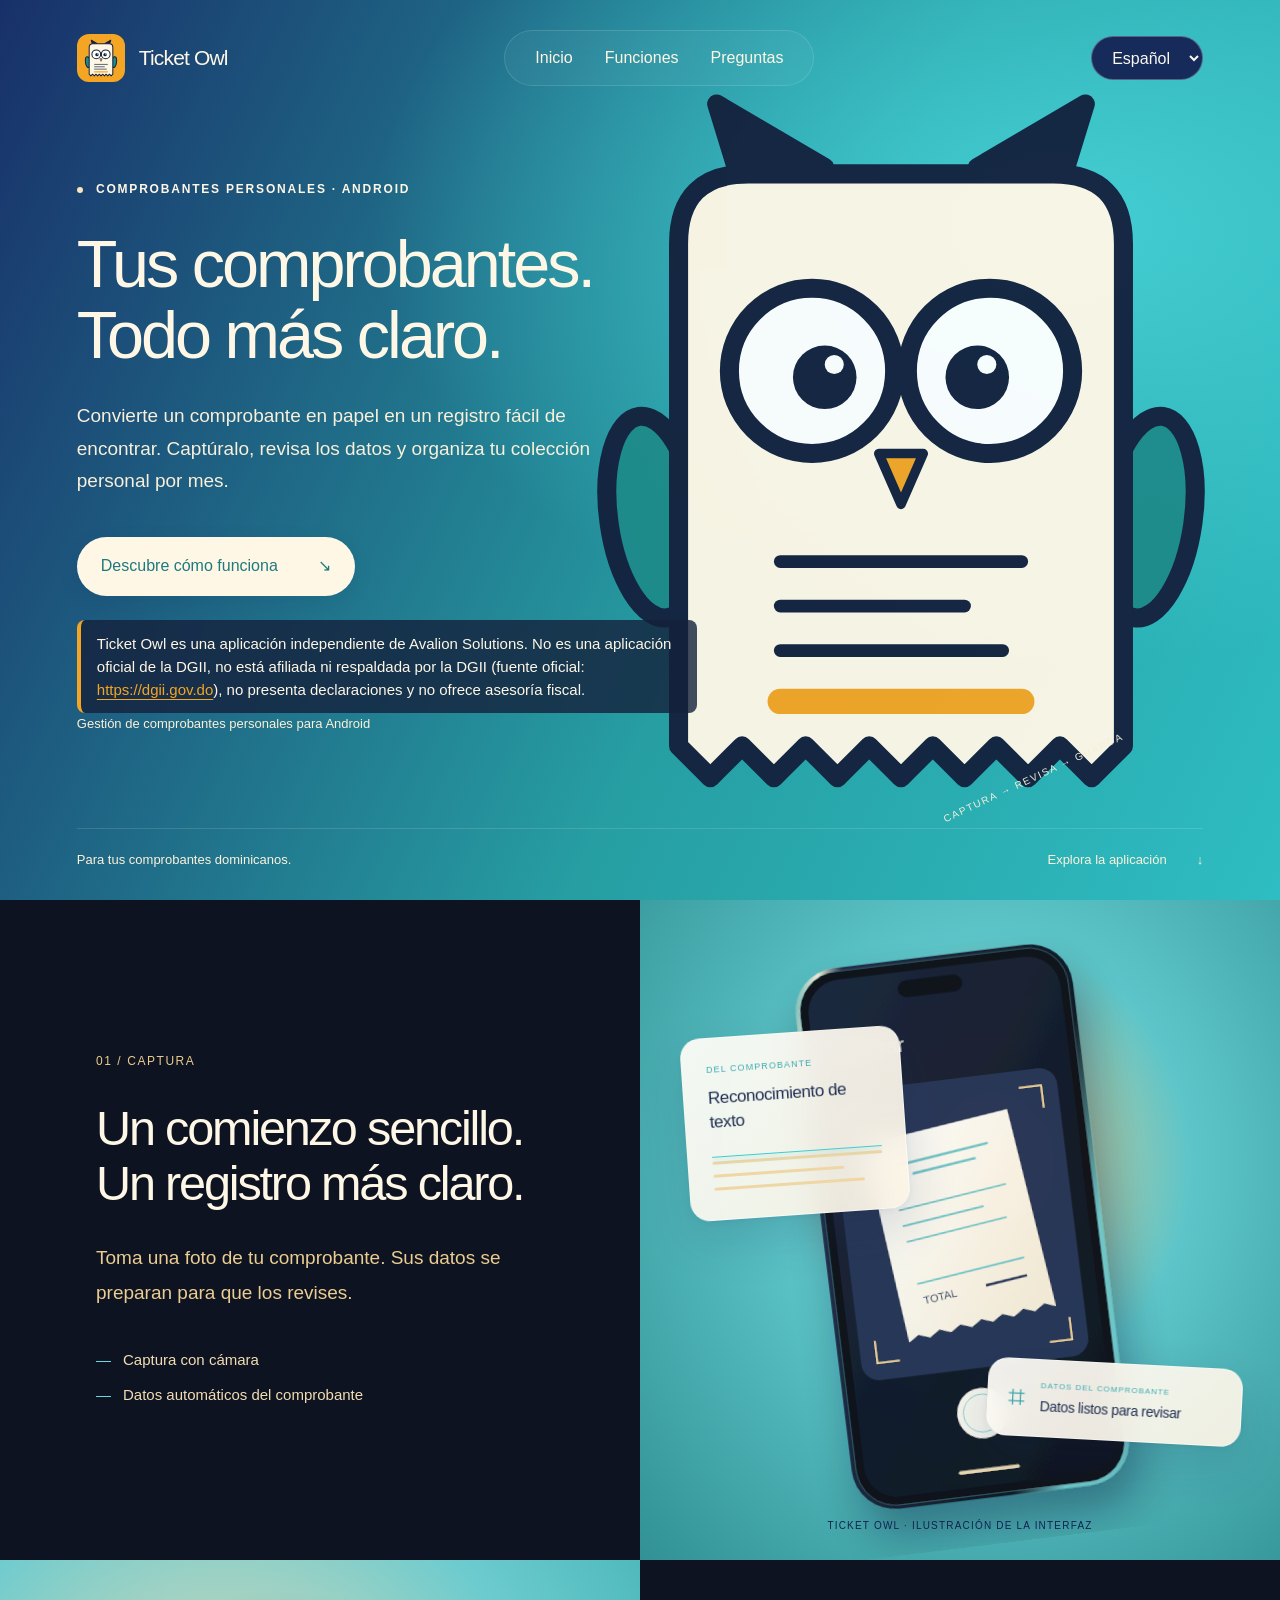
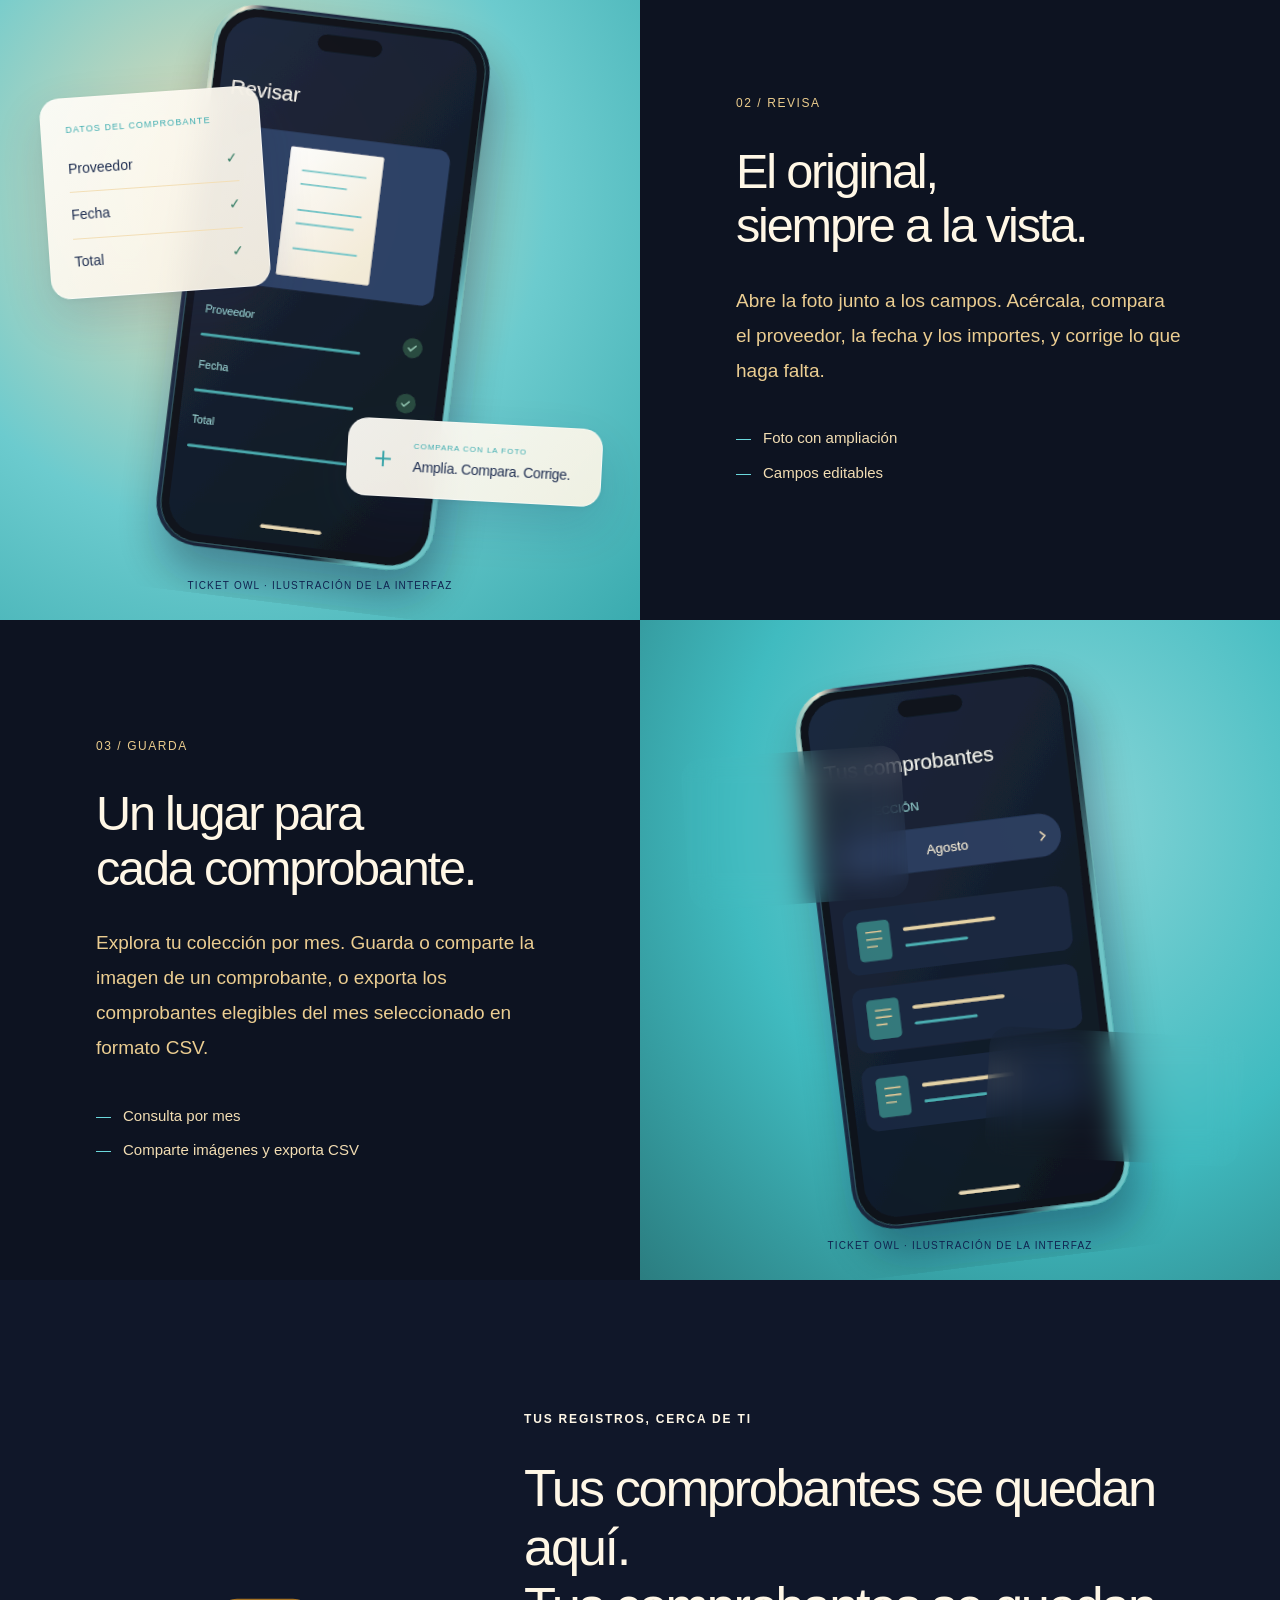
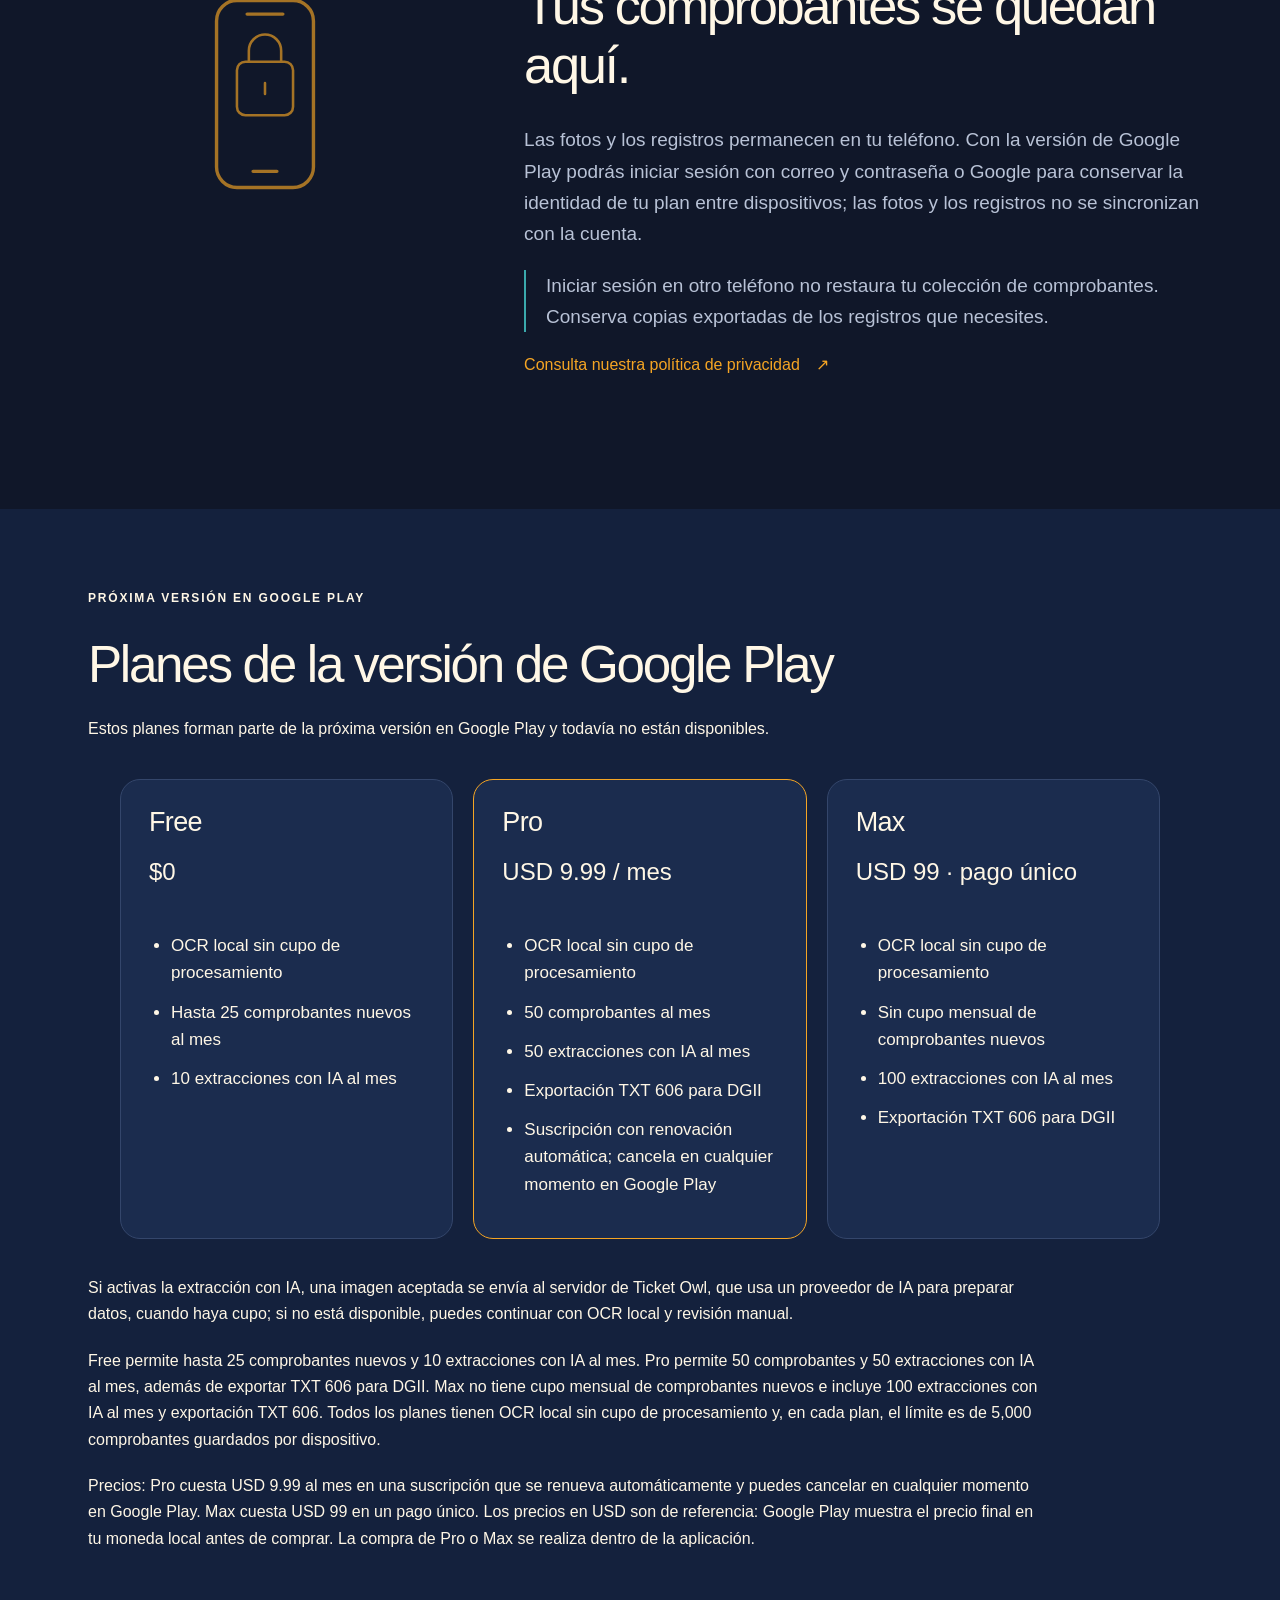
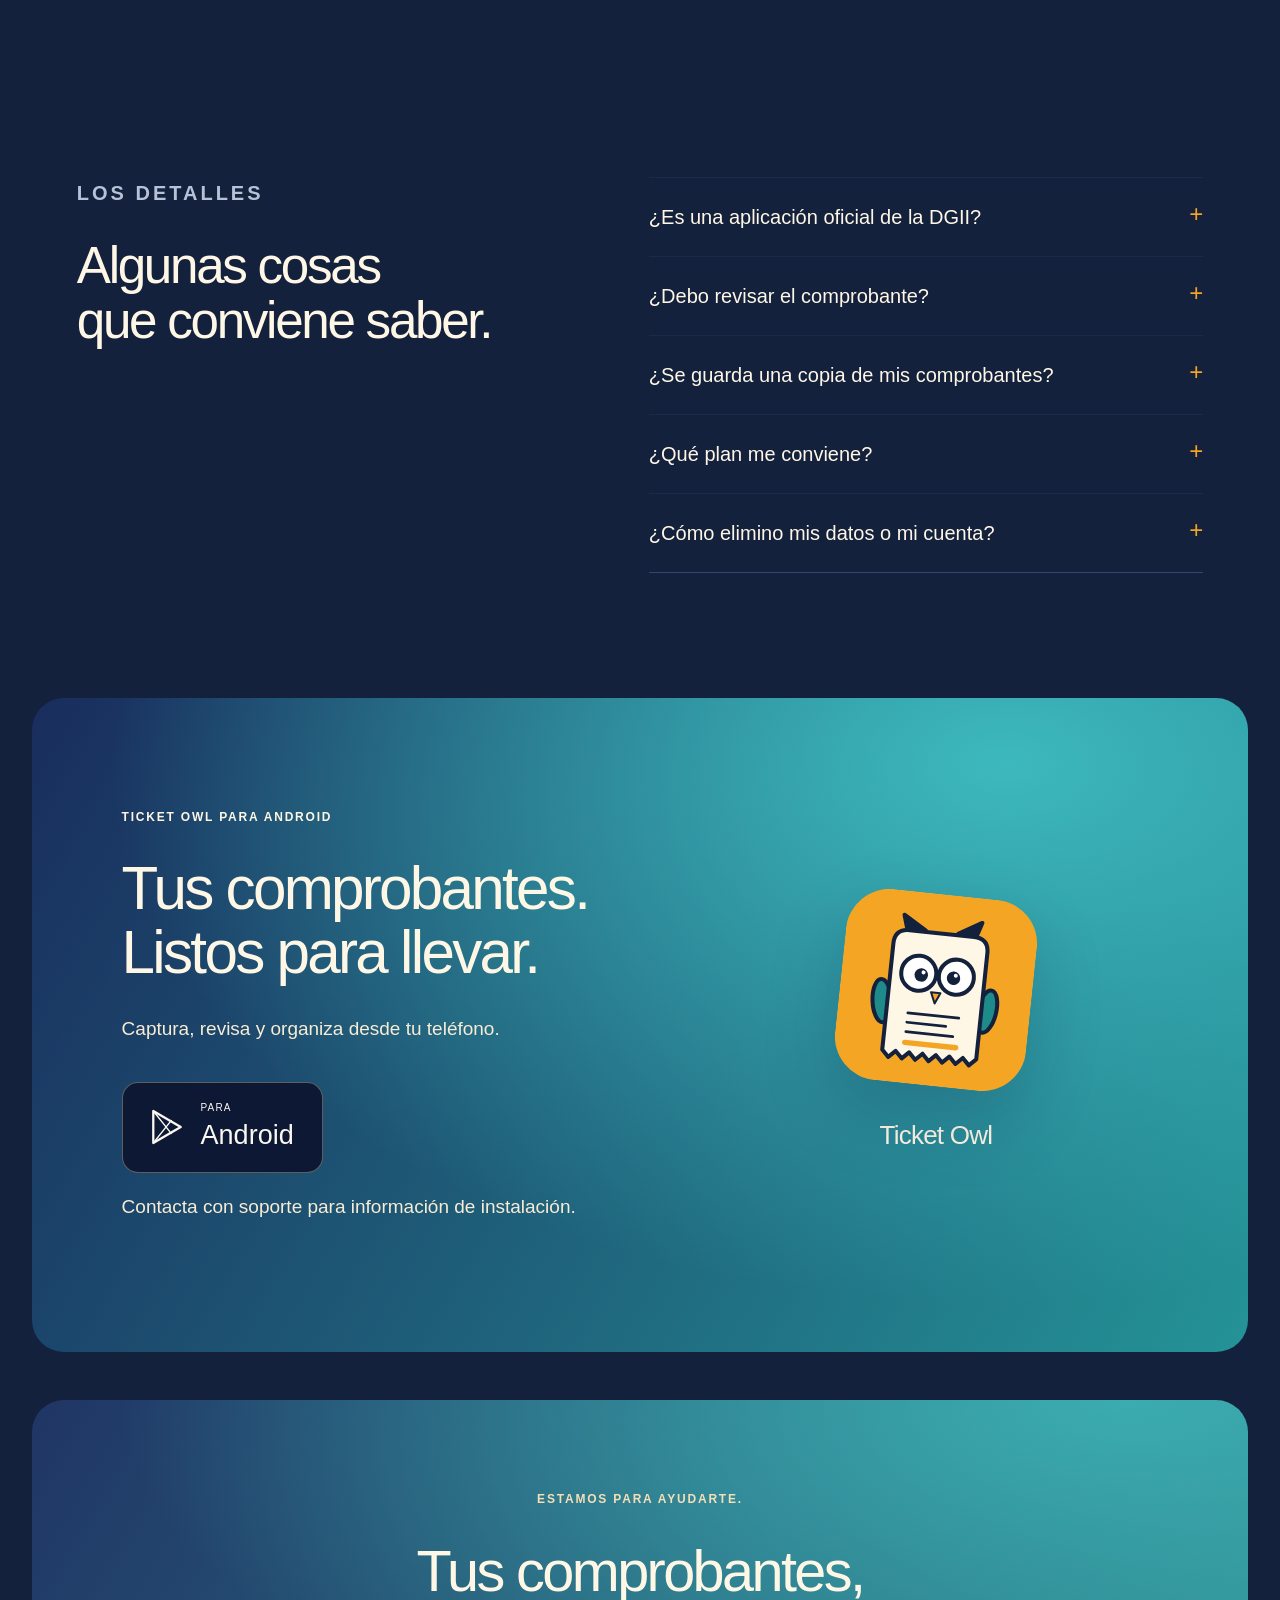
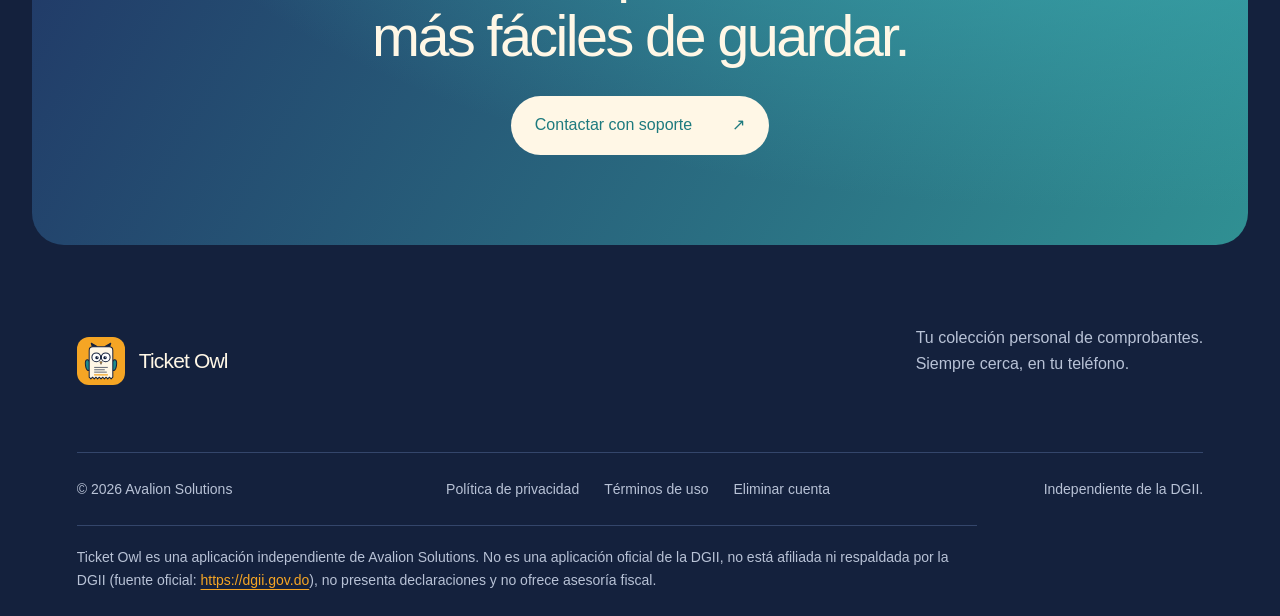
<file: index.html>
<!doctype html>
<html lang="es"><head><meta charset="utf-8"><meta name="viewport" content="width=device-width,initial-scale=1"><meta name="description" content="Captura, revisa y organiza tus comprobantes personales dominicanos con Ticket Owl para Android."><meta name="theme-color" content="#14213D"><title data-en>Tus comprobantes, más claros · Ticket Owl</title><link rel="icon" href="assets/favicon.svg" type="image/svg+xml"><link rel="stylesheet" href="styles.css?v=0.2.0"><link rel="canonical" href="https://app.avalion.com.do/"></head><body class=""><a class="skip" href="#main"><span data-en="Skip to content" data-es="Ir al contenido">Ir al contenido</span></a><header class="site-header"><a class="brand" href="index.html"><img class="brand-icon" src="assets/app-logo.svg" width="48" height="48" alt=""><span>Ticket Owl</span></a><nav aria-label="Navegación principal" data-label-es="Navegación principal" data-label-en="Main navigation"><a href="index.html#overview"><span data-en="Overview" data-es="Inicio">Inicio</span></a><a href="index.html#features"><span data-en="Features" data-es="Funciones">Funciones</span></a><a href="index.html#questions"><span data-en="FAQ" data-es="Preguntas">Preguntas</span></a></nav><label class="language-control"><span class="sr-only"><span data-en="Language" data-es="Idioma">Idioma</span></span><select aria-label="Idioma" id="language"><option value="es">Español</option><option value="en">English</option></select></label></header><main id="main"><section class="hero" id="overview"><div class="hero-copy"><p class="eyebrow"><span class="status-dot"></span> <span data-en="Personal receipts · Android" data-es="Comprobantes personales · Android">Comprobantes personales · Android</span></p><h1><span data-en="Your receipts." data-es="Tus comprobantes.">Tus comprobantes.</span><br><span data-en="In clear view." data-es="Todo más claro.">Todo más claro.</span></h1><p class="hero-description"><span data-en="Turn a paper receipt into a record you can find. Capture it, check the details, and keep your personal collection organized by month." data-es="Convierte un comprobante en papel en un registro fácil de encontrar. Captúralo, revisa los datos y organiza tu colección personal por mes.">Convierte un comprobante en papel en un registro fácil de encontrar. Captúralo, revisa los datos y organiza tu colección personal por mes.</span></p><div class="hero-actions"><a class="button button-light" href="#how-it-works"><span data-en="See how it works" data-es="Descubre cómo funciona">Descubre cómo funciona</span> <span aria-hidden="true">↘</span></a></div><p class="non-affiliation-top"><span data-en="Ticket Owl is an independent app by Avalion Solutions. It is not an official DGII app, is not affiliated with or endorsed by DGII (official source: " data-es="Ticket Owl es una aplicación independiente de Avalion Solutions. No es una aplicación oficial de la DGII, no está afiliada ni respaldada por la DGII (fuente oficial: ">Ticket Owl es una aplicación independiente de Avalion Solutions. No es una aplicación oficial de la DGII, no está afiliada ni respaldada por la DGII (fuente oficial: </span><a href="https://dgii.gov.do" rel="noopener">https://dgii.gov.do</a><span data-en="), does not file taxes, and does not provide tax advice." data-es="), no presenta declaraciones y no ofrece asesoría fiscal.">), no presenta declaraciones y no ofrece asesoría fiscal.</span></p><p class="release-note"><span data-en="Personal receipt management for Android" data-es="Gestión de comprobantes personales para Android">Gestión de comprobantes personales para Android</span></p></div><div class="hero-art"><img src="assets/owl-hero.svg" width="1000" height="1000" alt="Búho de Ticket Owl con forma de comprobante" data-alt-en="Ticket Owl mascot: an owl shaped like a receipt" data-alt-es="Búho de Ticket Owl con forma de comprobante"><span class="art-caption"><span data-en="Capture → Review → Keep" data-es="Captura → Revisa → Guarda">Captura → Revisa → Guarda</span></span></div><div class="hero-bottom"><span><span data-en="Made for Dominican receipts." data-es="Para tus comprobantes dominicanos.">Para tus comprobantes dominicanos.</span></span><a href="#features"><span data-en="Explore the app" data-es="Explora la aplicación">Explora la aplicación</span> <span aria-hidden="true">↓</span></a></div></section>
<div id="features"><div id="how-it-works"><section class="split-story " id="capture"><div class="story-copy"><p class="eyebrow"><span data-en="01 / Capture" data-es="01 / Captura">01 / Captura</span></p><h2><span data-en="A simpler start." data-es="Un comienzo sencillo.">Un comienzo sencillo.</span><br><span data-en="A clearer record." data-es="Un registro más claro.">Un registro más claro.</span></h2><p><span data-en="Take a photo of your receipt. Its details are prepared for your review." data-es="Toma una foto de tu comprobante. Sus datos se preparan para que los revises.">Toma una foto de tu comprobante. Sus datos se preparan para que los revises.</span></p><div class="story-details"><span><span data-en="Camera capture" data-es="Captura con cámara">Captura con cámara</span></span><span><span data-en="Automatic receipt details" data-es="Datos automáticos del comprobante">Datos automáticos del comprobante</span></span></div></div><div class="story-visual visual-capture"><div class="visual-scene"><img src="assets/capture-phone-es.svg" data-localized-art data-art-es="assets/capture-phone-es.svg" data-art-en="assets/capture-phone.svg" width="540" height="700" alt="Ilustración de la captura de un comprobante en un teléfono." data-alt-en="Illustration of the capture flow in a phone frame." data-alt-es="Ilustración de la captura de un comprobante en un teléfono." loading="lazy"><div class="data-layer layer-one"><span class="layer-label"><span data-en="FROM THE RECEIPT" data-es="DEL COMPROBANTE">DEL COMPROBANTE</span></span><strong><span data-en="Text recognition" data-es="Reconocimiento de texto">Reconocimiento de texto</span></strong><div class="scan-lines" aria-hidden="true"><i></i><i></i><i></i><b></b></div></div><div class="data-layer layer-two compact-layer"><span class="layer-icon" aria-hidden="true">⌗</span><div><span class="layer-label"><span data-en="RECEIPT DETAILS" data-es="DATOS DEL COMPROBANTE">DATOS DEL COMPROBANTE</span></span><strong><span data-en="Details, ready to review" data-es="Datos listos para revisar">Datos listos para revisar</span></strong></div></div></div><span class="visual-caption"><span data-en="Ticket Owl · Interface illustration" data-es="Ticket Owl · Ilustración de la interfaz">Ticket Owl · Ilustración de la interfaz</span></span></div></section><section class="split-story reverse" id="review"><div class="story-copy"><p class="eyebrow"><span data-en="02 / Review" data-es="02 / Revisa">02 / Revisa</span></p><h2><span data-en="The original," data-es="El original,">El original,</span><br><span data-en="always in view." data-es="siempre a la vista.">siempre a la vista.</span></h2><p><span data-en="Open the receipt photo alongside the fields. Zoom in, compare the supplier, date, and amounts, and correct anything that needs attention." data-es="Abre la foto junto a los campos. Acércala, compara el proveedor, la fecha y los importes, y corrige lo que haga falta.">Abre la foto junto a los campos. Acércala, compara el proveedor, la fecha y los importes, y corrige lo que haga falta.</span></p><div class="story-details"><span><span data-en="Zoomable receipt photo" data-es="Foto con ampliación">Foto con ampliación</span></span><span><span data-en="Editable receipt fields" data-es="Campos editables">Campos editables</span></span></div></div><div class="story-visual visual-review"><div class="visual-scene"><img src="assets/review-phone-es.svg" data-localized-art data-art-es="assets/review-phone-es.svg" data-art-en="assets/review-phone.svg" width="540" height="700" alt="Ilustración de la revisión de un comprobante en un teléfono." data-alt-en="Illustration of the review flow in a phone frame." data-alt-es="Ilustración de la revisión de un comprobante en un teléfono." loading="lazy"><div class="data-layer layer-one"><span class="layer-label"><span data-en="RECEIPT FIELDS" data-es="DATOS DEL COMPROBANTE">DATOS DEL COMPROBANTE</span></span><div class="field-row"><span><span data-en="Supplier" data-es="Proveedor">Proveedor</span></span><span class="field-check" aria-hidden="true">✓</span></div><div class="field-row"><span><span data-en="Date" data-es="Fecha">Fecha</span></span><span class="field-check" aria-hidden="true">✓</span></div><div class="field-row"><span>Total</span><span class="field-check" aria-hidden="true">✓</span></div></div><div class="data-layer layer-two compact-layer"><span class="layer-icon" aria-hidden="true">＋</span><div><span class="layer-label"><span data-en="PHOTO COMPARISON" data-es="COMPARA CON LA FOTO">COMPARA CON LA FOTO</span></span><strong><span data-en="Zoom. Compare. Correct." data-es="Amplía. Compara. Corrige.">Amplía. Compara. Corrige.</span></strong></div></div></div><span class="visual-caption"><span data-en="Ticket Owl · Interface illustration" data-es="Ticket Owl · Ilustración de la interfaz">Ticket Owl · Ilustración de la interfaz</span></span></div></section><section class="split-story " id="months"><div class="story-copy"><p class="eyebrow"><span data-en="03 / Keep" data-es="03 / Guarda">03 / Guarda</span></p><h2><span data-en="A place for" data-es="Un lugar para">Un lugar para</span><br><span data-en="every receipt." data-es="cada comprobante.">cada comprobante.</span></h2><p><span data-en="Browse your collection by month. Save or share a receipt image, or export eligible receipts from your selected month as CSV." data-es="Explora tu colección por mes. Guarda o comparte la imagen de un comprobante, o exporta los comprobantes elegibles del mes seleccionado en formato CSV.">Explora tu colección por mes. Guarda o comparte la imagen de un comprobante, o exporta los comprobantes elegibles del mes seleccionado en formato CSV.</span></p><div class="story-details"><span><span data-en="Monthly browsing" data-es="Consulta por mes">Consulta por mes</span></span><span><span data-en="Image sharing and CSV export" data-es="Comparte imágenes y exporta CSV">Comparte imágenes y exporta CSV</span></span></div></div><div class="story-visual visual-months"><div class="visual-scene"><img src="assets/months-phone-es.svg" data-localized-art data-art-es="assets/months-phone-es.svg" data-art-en="assets/months-phone.svg" width="540" height="700" alt="Ilustración de la colección mensual de comprobantes en un teléfono." data-alt-en="Illustration of the monthly collection flow in a phone frame." data-alt-es="Ilustración de la colección mensual de comprobantes en un teléfono." loading="lazy"><div class="data-layer layer-one"><span class="layer-label"><span data-en="YOUR COLLECTION" data-es="TU COLECCIÓN">TU COLECCIÓN</span></span><strong><span data-en="Month by month" data-es="Mes a mes">Mes a mes</span></strong><div class="month-parts" aria-hidden="true"><span>Jul</span><span class="selected-month"><span data-en="Aug" data-es="Ago">Ago</span></span><span>Sep</span></div></div><div class="data-layer layer-two"><span class="layer-label"><span data-en="KEEP WHAT YOU NEED" data-es="CONSERVA LO QUE NECESITAS">CONSERVA LO QUE NECESITAS</span></span><div class="export-parts"><span><span data-en="Receipt image" data-es="Imagen del comprobante">Imagen del comprobante</span> <b aria-hidden="true">↗</b></span><span><span data-en="Eligible records · CSV" data-es="Registros elegibles · CSV">Registros elegibles · CSV</span> <b aria-hidden="true">↓</b></span></div></div></div><span class="visual-caption"><span data-en="Ticket Owl · Interface illustration" data-es="Ticket Owl · Ilustración de la interfaz">Ticket Owl · Ilustración de la interfaz</span></span></div></section></div></div>
<section class="storage section"><div class="storage-symbol" aria-hidden="true"><svg viewbox="0 0 200 240" fill="none"><rect x="43" y="10" width="114" height="220" rx="24" stroke="currentColor" stroke-width="4"></rect><path d="M79 26h42M86 211h28" stroke="currentColor" stroke-width="4" stroke-linecap="round"></path><rect x="67" y="82" width="66" height="63" rx="10" stroke="currentColor" stroke-width="3"></rect><path d="M81 82V69a19 19 0 0 1 38 0v13m-19 25v13" stroke="currentColor" stroke-width="3" stroke-linecap="round"></path></svg></div><div><p class="eyebrow"><span data-en="Your records, close to you" data-es="Tus registros, cerca de ti">Tus registros, cerca de ti</span></p><h2><span data-en="Your receipts stay here." data-es="Tus comprobantes se quedan aquí.">Tus comprobantes se quedan aquí.</span><br><span data-en="Your receipts stay here." data-es="Tus comprobantes se quedan aquí.">Tus comprobantes se quedan aquí.</span></h2><p><span data-en="Receipt photos and records stay on your phone. With the Google Play release you can sign in with email and password or Google to keep your plan identity across devices; receipt photos and records do not sync to your account." data-es="Las fotos y los registros permanecen en tu teléfono. Con la versión de Google Play podrás iniciar sesión con correo y contraseña o Google para conservar la identidad de tu plan entre dispositivos; las fotos y los registros no se sincronizan con la cuenta.">Las fotos y los registros permanecen en tu teléfono. Con la versión de Google Play podrás iniciar sesión con correo y contraseña o Google para conservar la identidad de tu plan entre dispositivos; las fotos y los registros no se sincronizan con la cuenta.</span></p><p class="storage-callout"><span data-en="Signing in on another phone does not restore your receipt collection. Keep exports of records you need." data-es="Iniciar sesión en otro teléfono no restaura tu colección de comprobantes. Conserva copias exportadas de los registros que necesites.">Iniciar sesión en otro teléfono no restaura tu colección de comprobantes. Conserva copias exportadas de los registros que necesites.</span></p><a class="text-link" href="privacy.html"><span data-en="Read our privacy policy" data-es="Consulta nuestra política de privacidad">Consulta nuestra política de privacidad</span> <span aria-hidden="true">↗</span></a></div></section>

<section class="plans section" id="plans"><p class="eyebrow"><span data-en="Upcoming Google Play release" data-es="Próxima versión en Google Play">Próxima versión en Google Play</span></p><h2><span data-en="Plans for the Google Play release" data-es="Planes de la versión de Google Play">Planes de la versión de Google Play</span></h2><p><span data-en="These plans are part of the upcoming Google Play release and are not available yet." data-es="Estos planes forman parte de la próxima versión en Google Play y todavía no están disponibles.">Estos planes forman parte de la próxima versión en Google Play y todavía no están disponibles.</span></p><div class="plans-grid"><article class="plan"><h3>Free</h3><p class="plan-price">$0</p><ul><li><span data-en="Unlimited on-device OCR" data-es="OCR local sin cupo de procesamiento">OCR local sin cupo de procesamiento</span></li><li><span data-en="Up to 25 new receipts per month" data-es="Hasta 25 comprobantes nuevos al mes">Hasta 25 comprobantes nuevos al mes</span></li><li><span data-en="10 AI extractions per month" data-es="10 extracciones con IA al mes">10 extracciones con IA al mes</span></li></ul></article><article class="plan"><h3>Pro</h3><p class="plan-price">USD 9.99 / <span data-en="month" data-es="mes">mes</span></p><ul><li><span data-en="Unlimited on-device OCR" data-es="OCR local sin cupo de procesamiento">OCR local sin cupo de procesamiento</span></li><li><span data-en="50 receipts per month" data-es="50 comprobantes al mes">50 comprobantes al mes</span></li><li><span data-en="50 AI extractions per month" data-es="50 extracciones con IA al mes">50 extracciones con IA al mes</span></li><li><span data-en="DGII 606 TXT export" data-es="Exportación TXT 606 para DGII">Exportación TXT 606 para DGII</span></li><li><span data-en="Auto-renewing subscription; cancel anytime in Google Play" data-es="Suscripción con renovación automática; cancela en cualquier momento en Google Play">Suscripción con renovación automática; cancela en cualquier momento en Google Play</span></li></ul></article><article class="plan"><h3>Max</h3><p class="plan-price">USD 99 · <span data-en="one time" data-es="pago único">pago único</span></p><ul><li><span data-en="Unlimited on-device OCR" data-es="OCR local sin cupo de procesamiento">OCR local sin cupo de procesamiento</span></li><li><span data-en="No monthly new-receipt quota" data-es="Sin cupo mensual de comprobantes nuevos">Sin cupo mensual de comprobantes nuevos</span></li><li><span data-en="100 AI extractions per month" data-es="100 extracciones con IA al mes">100 extracciones con IA al mes</span></li><li><span data-en="DGII 606 TXT export" data-es="Exportación TXT 606 para DGII">Exportación TXT 606 para DGII</span></li></ul></article></div><p><span data-en="If you enable AI extraction, an accepted image is sent to Ticket Owl's server, which uses an AI provider to prepare details, while you have an allowance; when AI is unavailable, you can continue with local OCR and manual review." data-es="Si activas la extracción con IA, una imagen aceptada se envía al servidor de Ticket Owl, que usa un proveedor de IA para preparar datos, cuando haya cupo; si no está disponible, puedes continuar con OCR local y revisión manual.">Si activas la extracción con IA, una imagen aceptada se envía al servidor de Ticket Owl, que usa un proveedor de IA para preparar datos, cuando haya cupo; si no está disponible, puedes continuar con OCR local y revisión manual.</span></p><p><span data-en="Free allows up to 25 new receipts and 10 AI extractions per month. Pro allows 50 receipts and 50 AI extractions per month, plus DGII 606 TXT export. Max has no monthly new-receipt quota and includes 100 AI extractions per month and DGII 606 TXT export. Every plan includes unlimited on-device OCR processing, and on every plan the limit is 5,000 receipts stored per device." data-es="Free permite hasta 25 comprobantes nuevos y 10 extracciones con IA al mes. Pro permite 50 comprobantes y 50 extracciones con IA al mes, además de exportar TXT 606 para DGII. Max no tiene cupo mensual de comprobantes nuevos e incluye 100 extracciones con IA al mes y exportación TXT 606. Todos los planes tienen OCR local sin cupo de procesamiento y, en cada plan, el límite es de 5,000 comprobantes guardados por dispositivo.">Free permite hasta 25 comprobantes nuevos y 10 extracciones con IA al mes. Pro permite 50 comprobantes y 50 extracciones con IA al mes, además de exportar TXT 606 para DGII. Max no tiene cupo mensual de comprobantes nuevos e incluye 100 extracciones con IA al mes y exportación TXT 606. Todos los planes tienen OCR local sin cupo de procesamiento y, en cada plan, el límite es de 5,000 comprobantes guardados por dispositivo.</span></p><p><span data-en="Pricing: Pro is USD 9.99 per month, a subscription that auto-renews and can be cancelled anytime in Google Play. Max is a one-time purchase of USD 99. USD prices are reference prices: Google Play shows the final price in your local currency before purchase. Pro and Max are purchased in the app." data-es="Precios: Pro cuesta USD 9.99 al mes en una suscripción que se renueva automáticamente y puedes cancelar en cualquier momento en Google Play. Max cuesta USD 99 en un pago único. Los precios en USD son de referencia: Google Play muestra el precio final en tu moneda local antes de comprar. La compra de Pro o Max se realiza dentro de la aplicación.">Precios: Pro cuesta USD 9.99 al mes en una suscripción que se renueva automáticamente y puedes cancelar en cualquier momento en Google Play. Max cuesta USD 99 en un pago único. Los precios en USD son de referencia: Google Play muestra el precio final en tu moneda local antes de comprar. La compra de Pro o Max se realiza dentro de la aplicación.</span></p></section><section class="faq section" id="questions"><div class="section-heading"><p class="eyebrow"><span data-en="The details" data-es="Los detalles">Los detalles</span></p><h2><span data-en="A few things" data-es="Algunas cosas">Algunas cosas</span><br><span data-en="worth knowing." data-es="que conviene saber.">que conviene saber.</span></h2></div><div class="questions"><details><summary><span data-en="Is this an official DGII app?" data-es="¿Es una aplicación oficial de la DGII?">¿Es una aplicación oficial de la DGII?</span></summary><p><span data-en="No. Ticket Owl is an independent app by Avalion Solutions. It is not an official DGII app, is not affiliated with or endorsed by DGII, does not file taxes, and does not provide tax advice." data-es="No. Ticket Owl es una aplicación independiente de Avalion Solutions. No es una aplicación oficial de la DGII, no está afiliada ni respaldada por la DGII, no presenta declaraciones y no ofrece asesoría fiscal.">No. Ticket Owl es una aplicación independiente de Avalion Solutions. No es una aplicación oficial de la DGII, no está afiliada ni respaldada por la DGII, no presenta declaraciones y no ofrece asesoría fiscal.</span></p></details><details><summary><span data-en="Do I still need to check the receipt?" data-es="¿Debo revisar el comprobante?">¿Debo revisar el comprobante?</span></summary><p><span data-en="Yes. Automatic receipt extraction can be incomplete or incorrect. Review dates, amounts, and other details against the original before saving. Keep your original documents." data-es="Sí. La extracción automática puede contener errores u omisiones. Compara fechas, importes y demás datos con el original antes de guardar. Conserva los documentos originales.">Sí. La extracción automática puede contener errores u omisiones. Compara fechas, importes y demás datos con el original antes de guardar. Conserva los documentos originales.</span></p></details><details><summary><span data-en="Are my receipts backed up?" data-es="¿Se guarda una copia de mis comprobantes?">¿Se guarda una copia de mis comprobantes?</span></summary><p><span data-en="No. Your account keeps your plan identity across devices, but receipt photos and records remain on the phone. Clearing app data, uninstalling, losing the device or deleting the account can make local records unavailable. Export what you need to keep." data-es="No. Tu cuenta conserva la identidad de tu plan entre dispositivos, pero las fotos y los registros permanecen en el teléfono. Borrar los datos, desinstalar, perder el dispositivo o eliminar la cuenta puede dejar los registros locales inaccesibles. Exporta lo que necesites conservar.">No. Tu cuenta conserva la identidad de tu plan entre dispositivos, pero las fotos y los registros permanecen en el teléfono. Borrar los datos, desinstalar, perder el dispositivo o eliminar la cuenta puede dejar los registros locales inaccesibles. Exporta lo que necesites conservar.</span></p></details><details><summary><span data-en="Which plan is right for me?" data-es="¿Qué plan me conviene?">¿Qué plan me conviene?</span></summary><p><span data-en="Free allows up to 25 new receipts and 10 AI extractions per month. Pro (USD 9.99 per month) allows 50 receipts and 50 AI extractions plus DGII 606 TXT export. Max (USD 99, one time) has no monthly new-receipt quota and 100 AI extractions per month plus 606 TXT. USD prices are reference prices: Google Play shows the final price in your local currency before purchase. These plans are part of the upcoming Google Play release." data-es="Free permite hasta 25 comprobantes nuevos y 10 extracciones con IA al mes. Pro (USD 9.99 al mes) permite 50 comprobantes y 50 extracciones con IA, además de exportar TXT 606 para DGII. Max (USD 99, pago único) no tiene cupo mensual de comprobantes nuevos e incluye 100 extracciones con IA al mes y TXT 606. Los precios en USD son de referencia: Google Play muestra el precio final en tu moneda local antes de comprar. Estos planes forman parte de la próxima versión en Google Play.">Free permite hasta 25 comprobantes nuevos y 10 extracciones con IA al mes. Pro (USD 9.99 al mes) permite 50 comprobantes y 50 extracciones con IA, además de exportar TXT 606 para DGII. Max (USD 99, pago único) no tiene cupo mensual de comprobantes nuevos e incluye 100 extracciones con IA al mes y TXT 606. Los precios en USD son de referencia: Google Play muestra el precio final en tu moneda local antes de comprar. Estos planes forman parte de la próxima versión en Google Play.</span></p></details><details><summary><span data-en="How do I delete my data or account?" data-es="¿Cómo elimino mis datos o mi cuenta?">¿Cómo elimino mis datos o mi cuenta?</span></summary><p><span data-en="Use Account management in the app to delete your account, or Profile to delete receipts. You can also send a request to support. See the" data-es="Usa la administración de cuenta de la aplicación para eliminar tu cuenta, o Perfil para eliminar comprobantes. También puedes enviar una solicitud a soporte. Consulta las">Usa la administración de cuenta de la aplicación para eliminar tu cuenta, o Perfil para eliminar comprobantes. También puedes enviar una solicitud a soporte. Consulta las</span> <a href="delete-account.html"><span data-en="account and data deletion instructions" data-es="instrucciones para eliminar cuenta y datos">instrucciones para eliminar cuenta y datos</span></a> <span data-en="." data-es=".">.</span></p></details></div></section>
<section class="download-section" id="download"><div class="download-copy"><p class="eyebrow"><span data-en="Ticket Owl for Android" data-es="Ticket Owl para Android">Ticket Owl para Android</span></p><h2><span data-en="Your receipts." data-es="Tus comprobantes.">Tus comprobantes.</span><br><span data-en="Ready to go." data-es="Listos para llevar.">Listos para llevar.</span></h2><p><span data-en="Capture, review, and organize from your phone." data-es="Captura, revisa y organiza desde tu teléfono.">Captura, revisa y organiza desde tu teléfono.</span></p><div class="play-badge" aria-disabled="true"><svg viewbox="0 0 28 32" aria-hidden="true"><path d="M2 2v28l24-14Z" fill="none" stroke="currentColor" stroke-width="2" stroke-linejoin="round"></path><path d="m2 2 16 20m-16 8L18 10" fill="none" stroke="currentColor" stroke-width="1.2"></path></svg><span><small><span data-en="FOR" data-es="PARA">PARA</span></small><strong>Android</strong></span></div><p class="download-note"><span data-en="Contact support for installation information." data-es="Contacta con soporte para información de instalación.">Contacta con soporte para información de instalación.</span></p></div><div class="download-art"><img src="assets/app-logo.svg" width="240" height="240" alt="Logotipo de Ticket Owl" data-alt-en="Ticket Owl app logo" data-alt-es="Logotipo de Ticket Owl"><span>Ticket Owl</span></div></section><section class="contact section" id="support"><p class="eyebrow"><span data-en="Here to help." data-es="Estamos para ayudarte.">Estamos para ayudarte.</span></p><h2><span data-en="Let’s make receipts" data-es="Tus comprobantes,">Tus comprobantes,</span><br><span data-en="easier to keep." data-es="más fáciles de guardar.">más fáciles de guardar.</span></h2><a class="button button-light" href="mailto:support@avalion.com.do"><span data-en="Contact support" data-es="Contactar con soporte">Contactar con soporte</span> <span aria-hidden="true">↗</span></a></section></main><footer class="site-footer"><div class="footer-top"><a class="brand" href="index.html"><img class="brand-icon" src="assets/app-logo.svg" width="48" height="48" alt="">Ticket Owl</a><p><span data-en="Your personal receipt collection." data-es="Tu colección personal de comprobantes.">Tu colección personal de comprobantes.</span><br><span data-en="Kept close, on your phone." data-es="Siempre cerca, en tu teléfono.">Siempre cerca, en tu teléfono.</span></p></div><div class="footer-bottom"><span>© 2026 Avalion Solutions</span><nav aria-label="Información legal" data-label-es="Información legal" data-label-en="Legal"><a href="privacy.html"><span data-en="Privacy policy" data-es="Política de privacidad">Política de privacidad</span></a><a href="terms.html"><span data-en="Terms of use" data-es="Términos de uso">Términos de uso</span></a><a href="delete-account.html"><span data-en="Delete account" data-es="Eliminar cuenta">Eliminar cuenta</span></a></nav><span><span data-en="Independent of DGII." data-es="Independiente de la DGII.">Independiente de la DGII.</span></span></div><p class="non-affiliation" id="non-affiliation"><span data-en="Ticket Owl is an independent app by Avalion Solutions. It is not an official DGII app, is not affiliated with or endorsed by DGII (official source: " data-es="Ticket Owl es una aplicación independiente de Avalion Solutions. No es una aplicación oficial de la DGII, no está afiliada ni respaldada por la DGII (fuente oficial: ">Ticket Owl es una aplicación independiente de Avalion Solutions. No es una aplicación oficial de la DGII, no está afiliada ni respaldada por la DGII (fuente oficial: </span><a href="https://dgii.gov.do" rel="noopener">https://dgii.gov.do</a><span data-en="), does not file taxes, and does not provide tax advice." data-es="), no presenta declaraciones y no ofrece asesoría fiscal.">), no presenta declaraciones y no ofrece asesoría fiscal.</span></p></footer><script src="language.js?v=0.2.0" defer></script><script src="motion.js?v=0.2.0" defer></script></body></html>
</file>
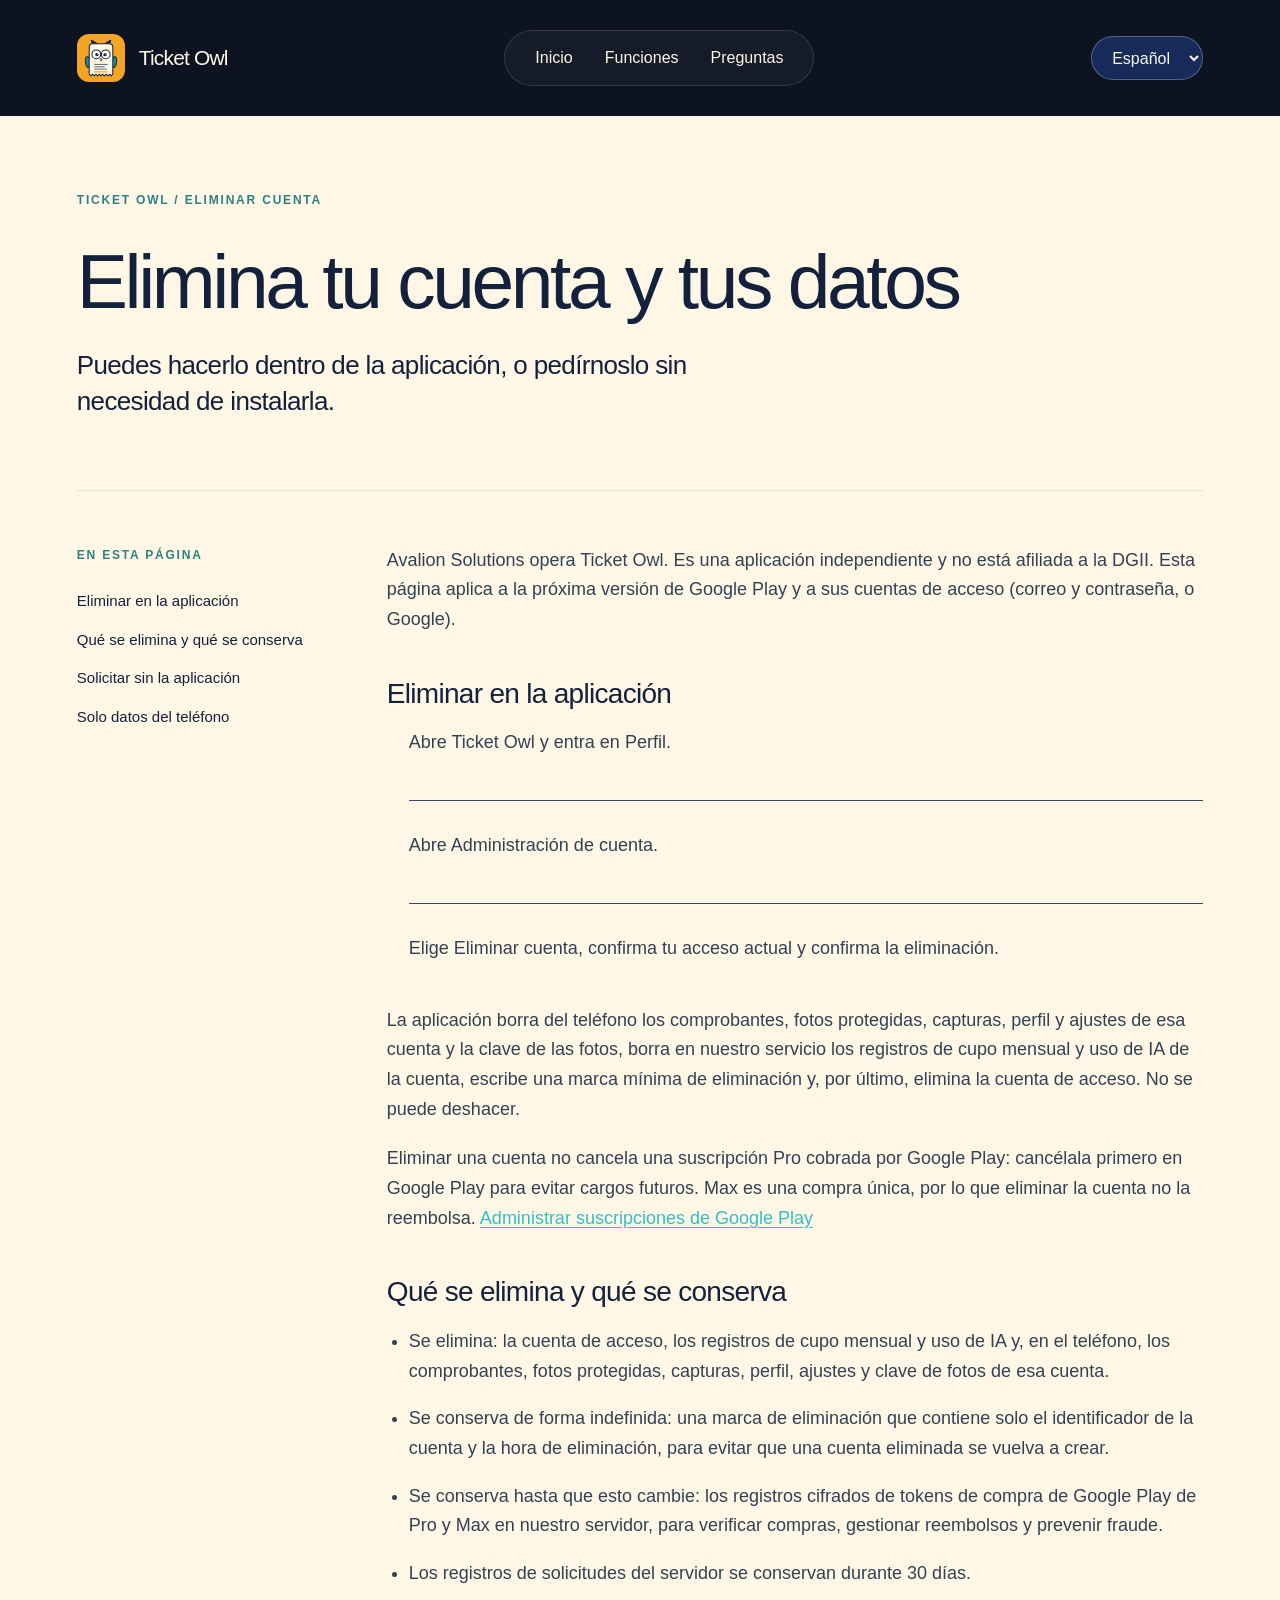
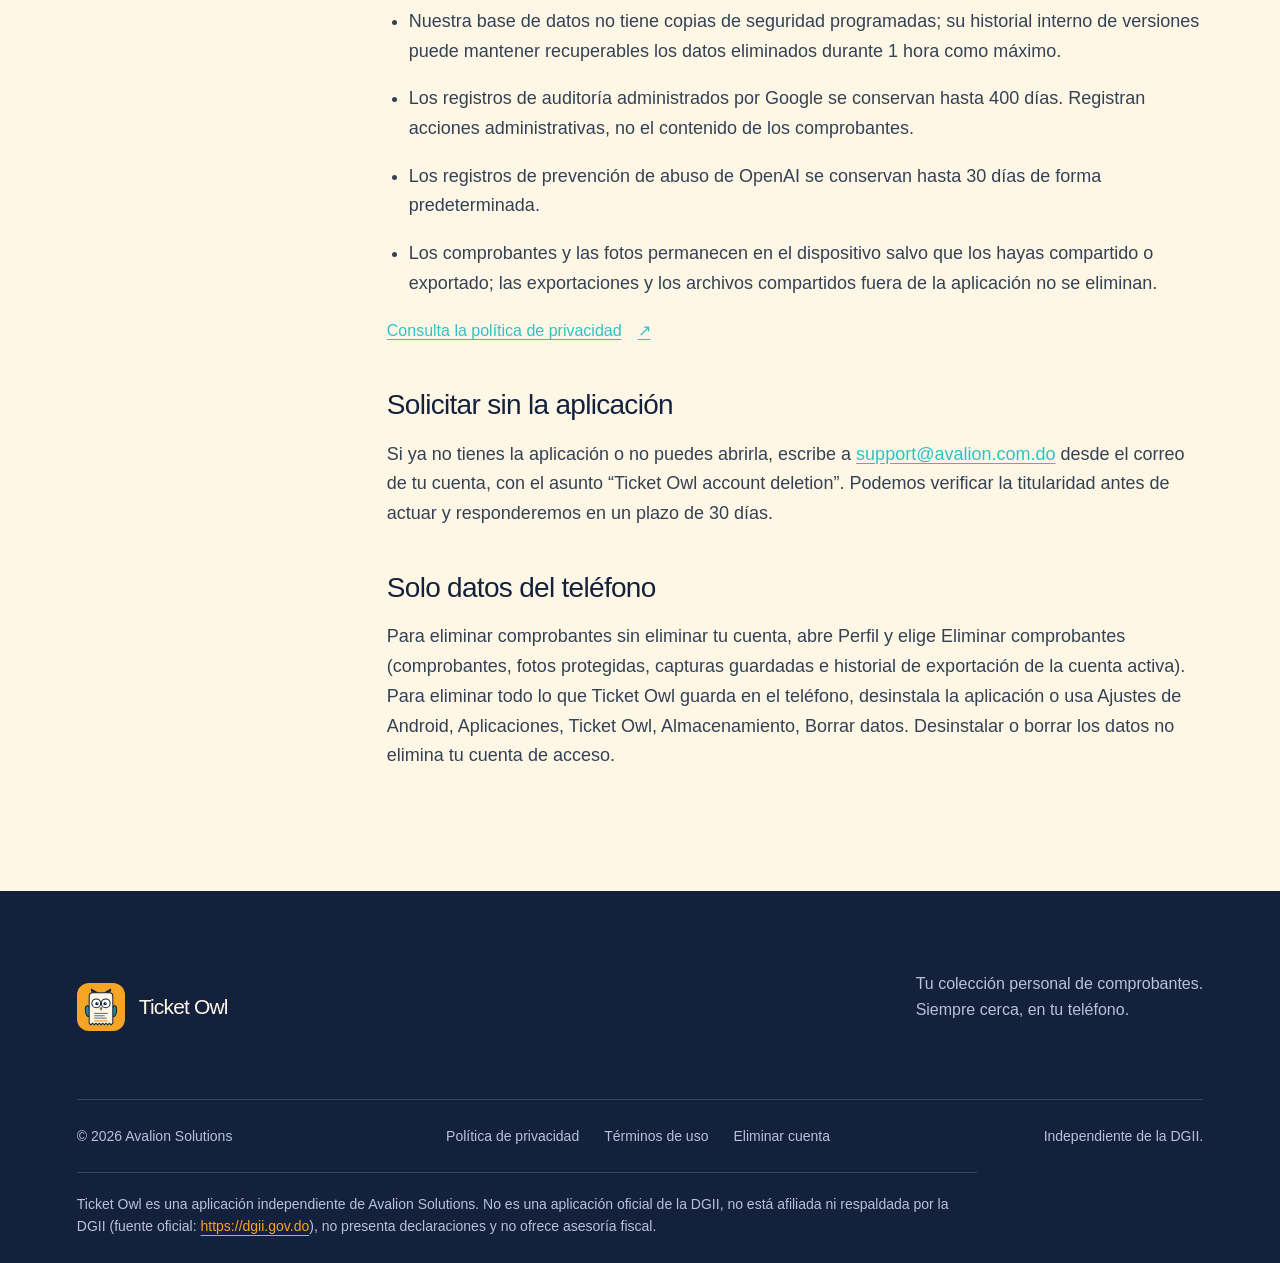
<file: delete-account.html>
<!doctype html>
<html lang="es"><head><meta charset="utf-8"><meta name="viewport" content="width=device-width,initial-scale=1"><meta name="description" content="Cómo eliminar tu cuenta y tus datos de Ticket Owl, dentro de la aplicación o sin ella."><meta name="theme-color" content="#14213D"><title data-en>Eliminar cuenta y datos · Ticket Owl</title><link rel="icon" href="assets/favicon.svg" type="image/svg+xml"><link rel="stylesheet" href="styles.css?v=0.2.0"><link rel="canonical" href="https://app.avalion.com.do/delete-account"></head><body class="policy-page"><a class="skip" href="#main"><span data-en="Skip to content" data-es="Ir al contenido">Ir al contenido</span></a><header class="site-header"><a class="brand" href="index.html"><img class="brand-icon" src="assets/app-logo.svg" width="48" height="48" alt=""><span>Ticket Owl</span></a><nav aria-label="Navegación principal" data-label-es="Navegación principal" data-label-en="Main navigation"><a href="index.html#overview"><span data-en="Overview" data-es="Inicio">Inicio</span></a><a href="index.html#features"><span data-en="Features" data-es="Funciones">Funciones</span></a><a href="index.html#questions"><span data-en="FAQ" data-es="Preguntas">Preguntas</span></a></nav><label class="language-control"><span class="sr-only"><span data-en="Language" data-es="Idioma">Idioma</span></span><select aria-label="Idioma" id="language"><option value="es">Español</option><option value="en">English</option></select></label></header><main id="main" class="policy"><div class="policy-heading"><p class="eyebrow"><span data-en="Ticket Owl / Delete account" data-es="Ticket Owl / Eliminar cuenta">Ticket Owl / Eliminar cuenta</span></p><h1><span data-en="Delete your account and data" data-es="Elimina tu cuenta y tus datos">Elimina tu cuenta y tus datos</span></h1><p class="large-copy"><span data-en="You can do this inside the app, or ask us without installing it." data-es="Puedes hacerlo dentro de la aplicación, o pedírnoslo sin necesidad de instalarla.">Puedes hacerlo dentro de la aplicación, o pedírnoslo sin necesidad de instalarla.</span></p></div><div class="policy-layout"><aside><nav aria-label="En esta página" data-label-es="En esta página" data-label-en="On this page"><span class="eyebrow"><span data-en="On this page" data-es="En esta página">En esta página</span></span><a href="#in-app"><span data-en="Delete in the app" data-es="Eliminar en la aplicación">Eliminar en la aplicación</span></a><a href="#what-is-deleted"><span data-en="What is deleted and kept" data-es="Qué se elimina y qué se conserva">Qué se elimina y qué se conserva</span></a><a href="#request"><span data-en="Request without the app" data-es="Solicitar sin la aplicación">Solicitar sin la aplicación</span></a><a href="#local-data"><span data-en="Data on your phone only" data-es="Solo datos del teléfono">Solo datos del teléfono</span></a></nav></aside><article><p><span data-en="Ticket Owl is operated by Avalion Solutions. It is an independent app and is not affiliated with DGII. This page applies to the upcoming Google Play release and its sign-in accounts (email and password, or Google)." data-es="Avalion Solutions opera Ticket Owl. Es una aplicación independiente y no está afiliada a la DGII. Esta página aplica a la próxima versión de Google Play y a sus cuentas de acceso (correo y contraseña, o Google).">Avalion Solutions opera Ticket Owl. Es una aplicación independiente y no está afiliada a la DGII. Esta página aplica a la próxima versión de Google Play y a sus cuentas de acceso (correo y contraseña, o Google).</span></p><h2 id="in-app"><span data-en="Delete in the app" data-es="Eliminar en la aplicación">Eliminar en la aplicación</span></h2><ol class="steps"><li><span data-en="Open Ticket Owl and go to Profile." data-es="Abre Ticket Owl y entra en Perfil.">Abre Ticket Owl y entra en Perfil.</span></li><li><span data-en="Open Account management." data-es="Abre Administración de cuenta.">Abre Administración de cuenta.</span></li><li><span data-en="Choose Delete account, confirm your current sign-in, and confirm the deletion." data-es="Elige Eliminar cuenta, confirma tu acceso actual y confirma la eliminación.">Elige Eliminar cuenta, confirma tu acceso actual y confirma la eliminación.</span></li></ol><p><span data-en="The app erases that account’s receipts, protected photos, drafts, profile and settings and the photo key from the phone, erases the account’s monthly allowance and AI-usage records on our service, writes a minimal deletion tombstone, and then deletes the sign-in account. This cannot be undone." data-es="La aplicación borra del teléfono los comprobantes, fotos protegidas, capturas, perfil y ajustes de esa cuenta y la clave de las fotos, borra en nuestro servicio los registros de cupo mensual y uso de IA de la cuenta, escribe una marca mínima de eliminación y, por último, elimina la cuenta de acceso. No se puede deshacer.">La aplicación borra del teléfono los comprobantes, fotos protegidas, capturas, perfil y ajustes de esa cuenta y la clave de las fotos, borra en nuestro servicio los registros de cupo mensual y uso de IA de la cuenta, escribe una marca mínima de eliminación y, por último, elimina la cuenta de acceso. No se puede deshacer.</span></p><p><span data-en="Deleting an account does not cancel a Pro subscription billed by Google Play: cancel it first in Google Play to avoid future charges. Max is a one-time purchase, so deleting the account does not refund it." data-es="Eliminar una cuenta no cancela una suscripción Pro cobrada por Google Play: cancélala primero en Google Play para evitar cargos futuros. Max es una compra única, por lo que eliminar la cuenta no la reembolsa.">Eliminar una cuenta no cancela una suscripción Pro cobrada por Google Play: cancélala primero en Google Play para evitar cargos futuros. Max es una compra única, por lo que eliminar la cuenta no la reembolsa.</span> <a href="https://play.google.com/store/account/subscriptions" rel="noopener"><span data-en="Manage Google Play subscriptions" data-es="Administrar suscripciones de Google Play">Administrar suscripciones de Google Play</span></a></p><h2 id="what-is-deleted"><span data-en="What is deleted and kept" data-es="Qué se elimina y qué se conserva">Qué se elimina y qué se conserva</span></h2><ul><li><span data-en="Deleted: the sign-in account, the monthly allowance and AI-usage records, and on the phone that account’s receipts, protected photos, drafts, profile, settings and photo key." data-es="Se elimina: la cuenta de acceso, los registros de cupo mensual y uso de IA y, en el teléfono, los comprobantes, fotos protegidas, capturas, perfil, ajustes y clave de fotos de esa cuenta.">Se elimina: la cuenta de acceso, los registros de cupo mensual y uso de IA y, en el teléfono, los comprobantes, fotos protegidas, capturas, perfil, ajustes y clave de fotos de esa cuenta.</span></li><li><span data-en="Kept indefinitely: a deletion tombstone holding only the account identifier and the deletion time, to stop a deleted account from being recreated." data-es="Se conserva de forma indefinida: una marca de eliminación que contiene solo el identificador de la cuenta y la hora de eliminación, para evitar que una cuenta eliminada se vuelva a crear.">Se conserva de forma indefinida: una marca de eliminación que contiene solo el identificador de la cuenta y la hora de eliminación, para evitar que una cuenta eliminada se vuelva a crear.</span></li><li><span data-en="Kept until this is changed: encrypted Google Play purchase-token records for Pro and Max on our server, for purchase verification, refunds and fraud prevention." data-es="Se conserva hasta que esto cambie: los registros cifrados de tokens de compra de Google Play de Pro y Max en nuestro servidor, para verificar compras, gestionar reembolsos y prevenir fraude.">Se conserva hasta que esto cambie: los registros cifrados de tokens de compra de Google Play de Pro y Max en nuestro servidor, para verificar compras, gestionar reembolsos y prevenir fraude.</span></li><!-- OWNER: BUG-1795024914300-a26bdf853c1cee77 --><li><span data-en="Server request logs are kept for 30 days." data-es="Los registros de solicitudes del servidor se conservan durante 30 días.">Los registros de solicitudes del servidor se conservan durante 30 días.</span></li><li><span data-en="Our database has no scheduled backups; its internal version history can keep deleted data recoverable for at most 1 hour." data-es="Nuestra base de datos no tiene copias de seguridad programadas; su historial interno de versiones puede mantener recuperables los datos eliminados durante 1 hora como máximo.">Nuestra base de datos no tiene copias de seguridad programadas; su historial interno de versiones puede mantener recuperables los datos eliminados durante 1 hora como máximo.</span></li><li><span data-en="Google-administered audit logs are kept for up to 400 days. They record administrative actions, not receipt content." data-es="Los registros de auditoría administrados por Google se conservan hasta 400 días. Registran acciones administrativas, no el contenido de los comprobantes.">Los registros de auditoría administrados por Google se conservan hasta 400 días. Registran acciones administrativas, no el contenido de los comprobantes.</span></li><li><span data-en="OpenAI abuse-monitoring logs are kept for up to 30 days by default." data-es="Los registros de prevención de abuso de OpenAI se conservan hasta 30 días de forma predeterminada.">Los registros de prevención de abuso de OpenAI se conservan hasta 30 días de forma predeterminada.</span></li><li><span data-en="Receipts and photos stay on the device unless you shared or exported them; exports and files you shared outside the app are not deleted." data-es="Los comprobantes y las fotos permanecen en el dispositivo salvo que los hayas compartido o exportado; las exportaciones y los archivos compartidos fuera de la aplicación no se eliminan.">Los comprobantes y las fotos permanecen en el dispositivo salvo que los hayas compartido o exportado; las exportaciones y los archivos compartidos fuera de la aplicación no se eliminan.</span></li></ul><p><a class="text-link" href="privacy.html#retention-and-deletion"><span data-en="Read the privacy policy" data-es="Consulta la política de privacidad">Consulta la política de privacidad</span> <span aria-hidden="true">↗</span></a></p><h2 id="request"><span data-en="Request without the app" data-es="Solicitar sin la aplicación">Solicitar sin la aplicación</span></h2><!-- TODO(owner): confirm the support address (currently the contact already used on this site) and state a response timeframe for deletion requests; none is published yet. --><!-- OWNER: confirm response time --><p><span data-en="If you no longer have the app or cannot open it, email" data-es="Si ya no tienes la aplicación o no puedes abrirla, escribe a">Si ya no tienes la aplicación o no puedes abrirla, escribe a</span> <a href="mailto:support@avalion.com.do?subject=Ticket%20Owl%20account%20deletion">support@avalion.com.do</a> <span data-en="from the email address of your account, with the subject “Ticket Owl account deletion”. We may verify ownership before acting and will respond within 30 days." data-es="desde el correo de tu cuenta, con el asunto “Ticket Owl account deletion”. Podemos verificar la titularidad antes de actuar y responderemos en un plazo de 30 días.">desde el correo de tu cuenta, con el asunto “Ticket Owl account deletion”. Podemos verificar la titularidad antes de actuar y responderemos en un plazo de 30 días.</span></p><h2 id="local-data"><span data-en="Data on your phone only" data-es="Solo datos del teléfono">Solo datos del teléfono</span></h2><p><span data-en="To delete receipts without deleting your account, open Profile and choose Delete all receipts (receipts, protected photos, saved captures and export history of the active account). To remove everything Ticket Owl stores on the phone, uninstall the app or use Android Settings, Apps, Ticket Owl, Storage, Clear data. Uninstalling or clearing data does not delete your sign-in account." data-es="Para eliminar comprobantes sin eliminar tu cuenta, abre Perfil y elige Eliminar comprobantes (comprobantes, fotos protegidas, capturas guardadas e historial de exportación de la cuenta activa). Para eliminar todo lo que Ticket Owl guarda en el teléfono, desinstala la aplicación o usa Ajustes de Android, Aplicaciones, Ticket Owl, Almacenamiento, Borrar datos. Desinstalar o borrar los datos no elimina tu cuenta de acceso.">Para eliminar comprobantes sin eliminar tu cuenta, abre Perfil y elige Eliminar comprobantes (comprobantes, fotos protegidas, capturas guardadas e historial de exportación de la cuenta activa). Para eliminar todo lo que Ticket Owl guarda en el teléfono, desinstala la aplicación o usa Ajustes de Android, Aplicaciones, Ticket Owl, Almacenamiento, Borrar datos. Desinstalar o borrar los datos no elimina tu cuenta de acceso.</span></p></article></div></main><footer class="site-footer"><div class="footer-top"><a class="brand" href="index.html"><img class="brand-icon" src="assets/app-logo.svg" width="48" height="48" alt="">Ticket Owl</a><p><span data-en="Your personal receipt collection." data-es="Tu colección personal de comprobantes.">Tu colección personal de comprobantes.</span><br><span data-en="Kept close, on your phone." data-es="Siempre cerca, en tu teléfono.">Siempre cerca, en tu teléfono.</span></p></div><div class="footer-bottom"><span>© 2026 Avalion Solutions</span><nav aria-label="Información legal" data-label-es="Información legal" data-label-en="Legal"><a href="privacy.html"><span data-en="Privacy policy" data-es="Política de privacidad">Política de privacidad</span></a><a href="terms.html"><span data-en="Terms of use" data-es="Términos de uso">Términos de uso</span></a><a href="delete-account.html"><span data-en="Delete account" data-es="Eliminar cuenta">Eliminar cuenta</span></a></nav><span><span data-en="Independent of DGII." data-es="Independiente de la DGII.">Independiente de la DGII.</span></span></div><p class="non-affiliation" id="non-affiliation"><span data-en="Ticket Owl is an independent app by Avalion Solutions. It is not an official DGII app, is not affiliated with or endorsed by DGII (official source: " data-es="Ticket Owl es una aplicación independiente de Avalion Solutions. No es una aplicación oficial de la DGII, no está afiliada ni respaldada por la DGII (fuente oficial: ">Ticket Owl es una aplicación independiente de Avalion Solutions. No es una aplicación oficial de la DGII, no está afiliada ni respaldada por la DGII (fuente oficial: </span><a href="https://dgii.gov.do" rel="noopener">https://dgii.gov.do</a><span data-en="), does not file taxes, and does not provide tax advice." data-es="), no presenta declaraciones y no ofrece asesoría fiscal.">), no presenta declaraciones y no ofrece asesoría fiscal.</span></p></footer><script src="language.js?v=0.2.0" defer></script></body></html>
</file>
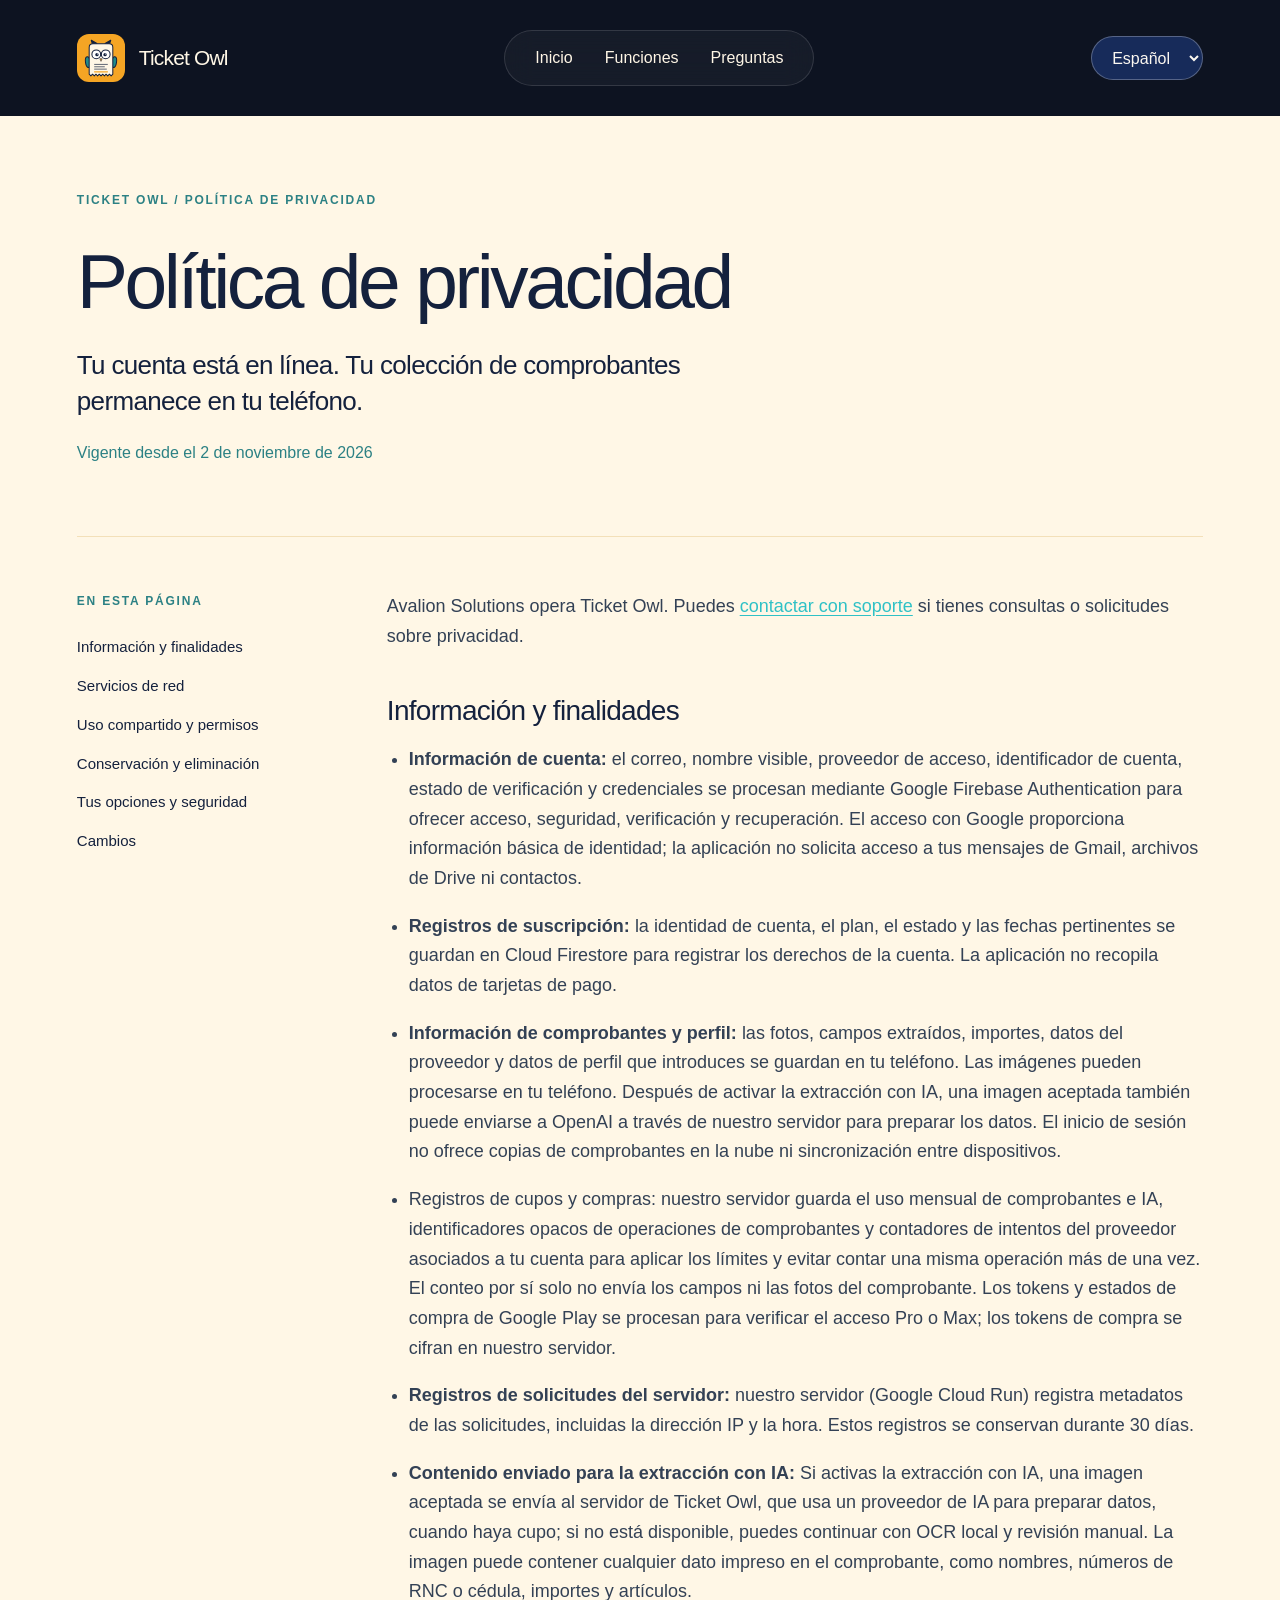
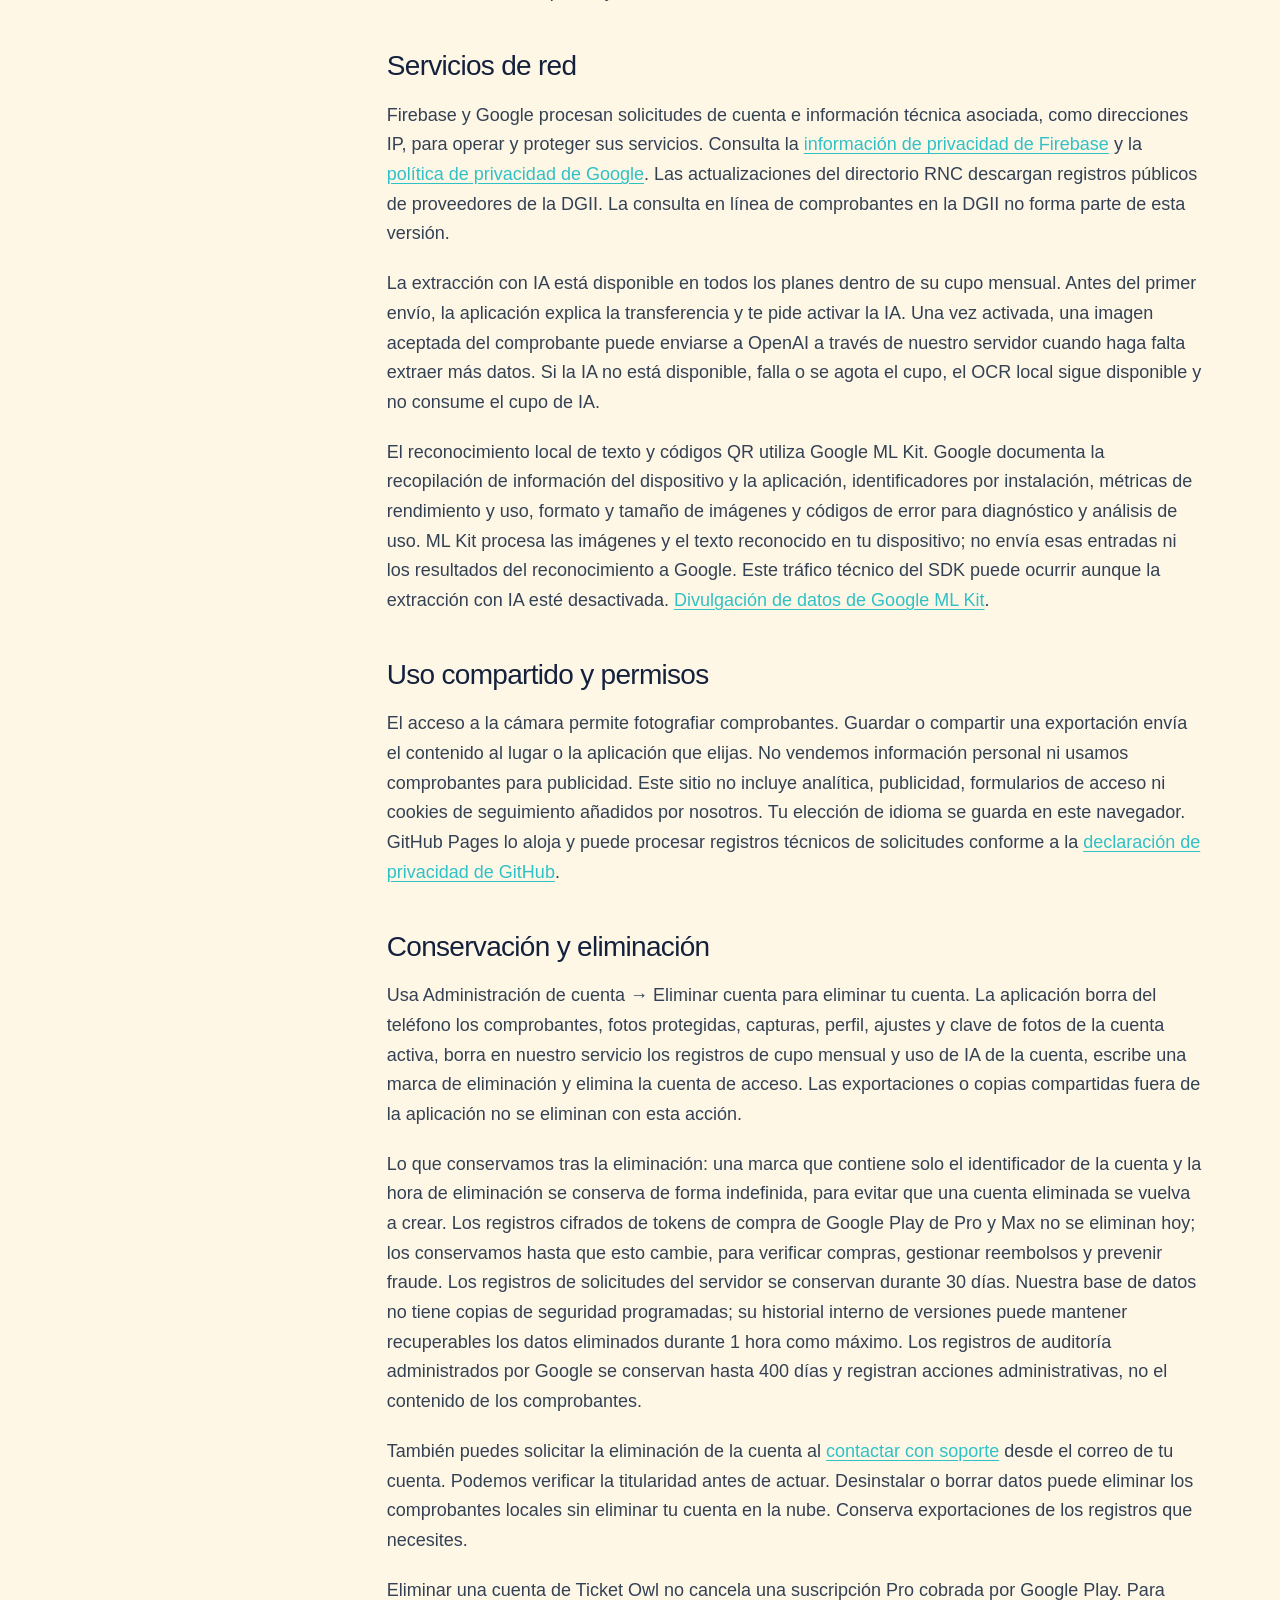
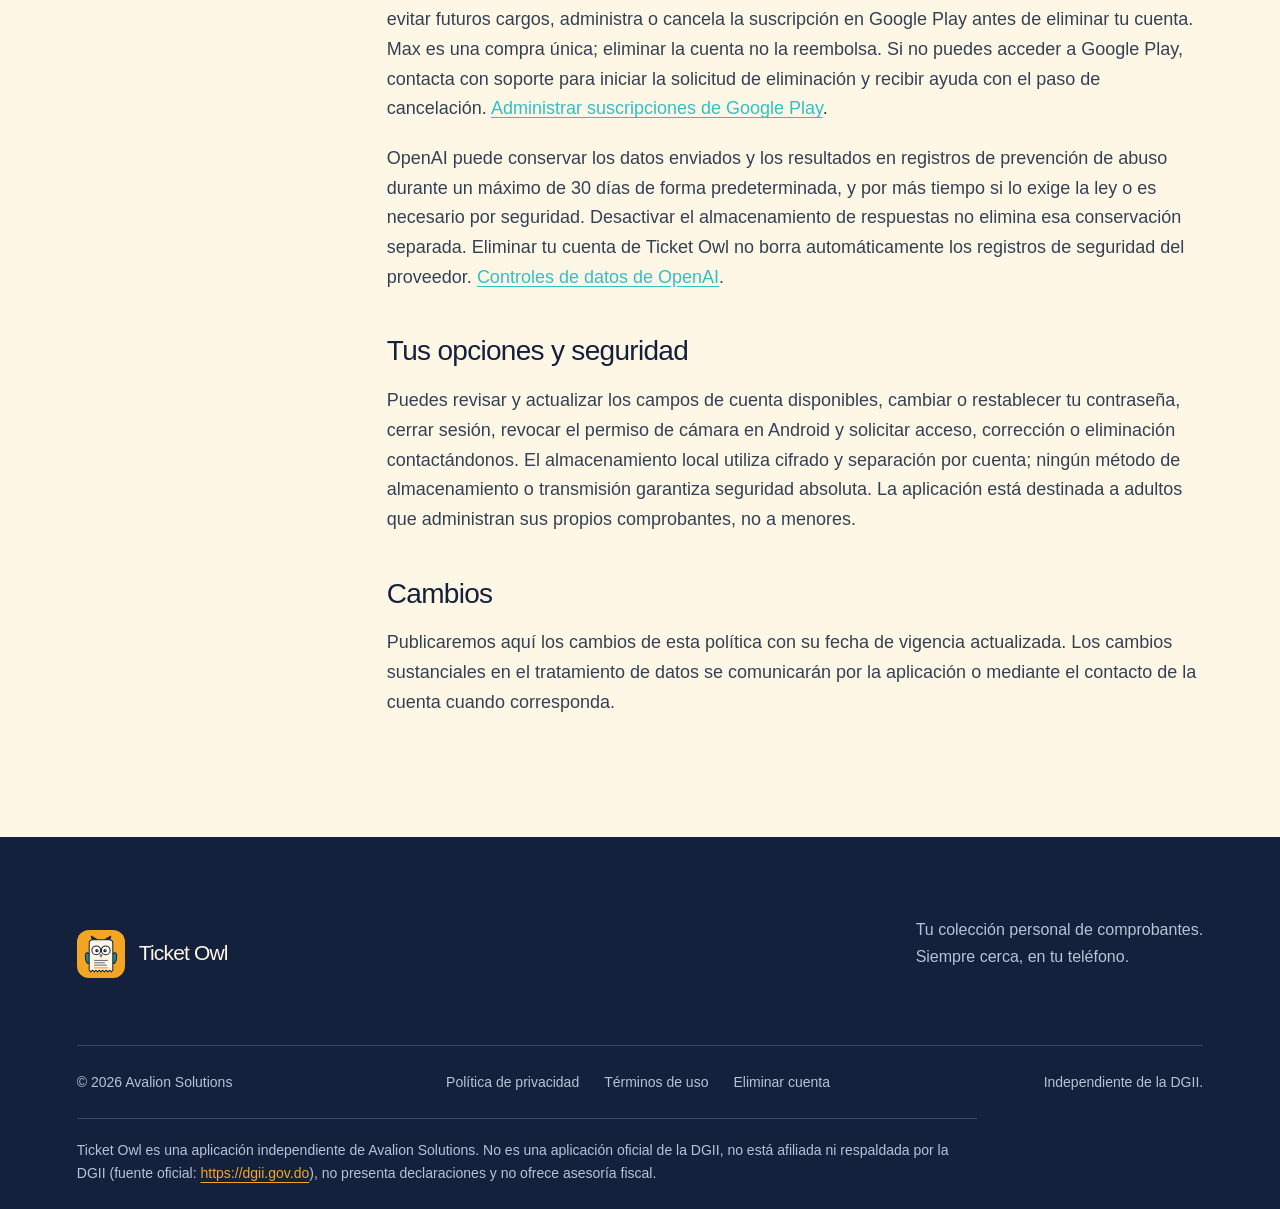
<file: privacy.html>
<!doctype html>
<html lang="es"><head><meta charset="utf-8"><meta name="viewport" content="width=device-width,initial-scale=1"><meta name="description" content="Captura, revisa y organiza tus comprobantes personales dominicanos con Ticket Owl para Android."><meta name="theme-color" content="#14213D"><title data-en>Política de privacidad · Ticket Owl</title><link rel="icon" href="assets/favicon.svg" type="image/svg+xml"><link rel="stylesheet" href="styles.css?v=0.2.0"><link rel="canonical" href="https://app.avalion.com.do/privacy"></head><body class="policy-page"><a class="skip" href="#main"><span data-en="Skip to content" data-es="Ir al contenido">Ir al contenido</span></a><header class="site-header"><a class="brand" href="index.html"><img class="brand-icon" src="assets/app-logo.svg" width="48" height="48" alt=""><span>Ticket Owl</span></a><nav aria-label="Navegación principal" data-label-es="Navegación principal" data-label-en="Main navigation"><a href="index.html#overview"><span data-en="Overview" data-es="Inicio">Inicio</span></a><a href="index.html#features"><span data-en="Features" data-es="Funciones">Funciones</span></a><a href="index.html#questions"><span data-en="FAQ" data-es="Preguntas">Preguntas</span></a></nav><label class="language-control"><span class="sr-only"><span data-en="Language" data-es="Idioma">Idioma</span></span><select aria-label="Idioma" id="language"><option value="es">Español</option><option value="en">English</option></select></label></header><main id="main" class="policy"><div class="policy-heading"><p class="eyebrow"><span data-en="Ticket Owl / Privacy policy" data-es="Ticket Owl / Política de privacidad">Ticket Owl / Política de privacidad</span></p><h1><span data-en="Privacy policy" data-es="Política de privacidad">Política de privacidad</span></h1><p class="large-copy"><span data-en="Your account is online. Your receipt collection stays on your phone." data-es="Tu cuenta está en línea. Tu colección de comprobantes permanece en tu teléfono.">Tu cuenta está en línea. Tu colección de comprobantes permanece en tu teléfono.</span></p><p class="policy-date"><span data-en="Effective November 2, 2026" data-es="Vigente desde el 2 de noviembre de 2026">Vigente desde el 2 de noviembre de 2026</span></p></div><div class="policy-layout"><aside><nav aria-label="En esta página" data-label-es="En esta página" data-label-en="On this page"><span class="eyebrow"><span data-en="On this page" data-es="En esta página">En esta página</span></span><a href="#information-and-purposes"><span data-en="Information and purposes" data-es="Información y finalidades">Información y finalidades</span></a><a href="#network-services"><span data-en="Network services" data-es="Servicios de red">Servicios de red</span></a><a href="#sharing-and-permissions"><span data-en="Sharing and permissions" data-es="Uso compartido y permisos">Uso compartido y permisos</span></a><a href="#retention-and-deletion"><span data-en="Retention and deletion" data-es="Conservación y eliminación">Conservación y eliminación</span></a><a href="#your-choices-and-security"><span data-en="Your choices and security" data-es="Tus opciones y seguridad">Tus opciones y seguridad</span></a><a href="#changes"><span data-en="Changes" data-es="Cambios">Cambios</span></a></nav></aside><article><p><span data-en="Ticket Owl is operated by Avalion Solutions. Contact" data-es="Avalion Solutions opera Ticket Owl. Puedes">Avalion Solutions opera Ticket Owl. Puedes</span> <a href="mailto:support@avalion.com.do"><span data-en="contact support" data-es="contactar con soporte">contactar con soporte</span></a> <span data-en="with privacy questions or requests." data-es="si tienes consultas o solicitudes sobre privacidad.">si tienes consultas o solicitudes sobre privacidad.</span></p><h2 id="information-and-purposes"><span data-en="Information and purposes" data-es="Información y finalidades">Información y finalidades</span></h2><ul><li><strong><span data-en="Account information:" data-es="Información de cuenta:">Información de cuenta:</span></strong> <span data-en="email, display name, sign-in provider, account identifier, verification status, and authentication credentials are processed through Google Firebase Authentication to provide sign-in, security, verification, and recovery. Google sign-in supplies basic identity information; the app does not request access to your Gmail messages, Drive files, or contacts." data-es="el correo, nombre visible, proveedor de acceso, identificador de cuenta, estado de verificación y credenciales se procesan mediante Google Firebase Authentication para ofrecer acceso, seguridad, verificación y recuperación. El acceso con Google proporciona información básica de identidad; la aplicación no solicita acceso a tus mensajes de Gmail, archivos de Drive ni contactos.">el correo, nombre visible, proveedor de acceso, identificador de cuenta, estado de verificación y credenciales se procesan mediante Google Firebase Authentication para ofrecer acceso, seguridad, verificación y recuperación. El acceso con Google proporciona información básica de identidad; la aplicación no solicita acceso a tus mensajes de Gmail, archivos de Drive ni contactos.</span></li><li><strong><span data-en="Subscription records:" data-es="Registros de suscripción:">Registros de suscripción:</span></strong> <span data-en="account identity, plan, status, and relevant lifecycle timestamps are stored in Cloud Firestore to track account entitlements. The app does not collect payment-card details." data-es="la identidad de cuenta, el plan, el estado y las fechas pertinentes se guardan en Cloud Firestore para registrar los derechos de la cuenta. La aplicación no recopila datos de tarjetas de pago.">la identidad de cuenta, el plan, el estado y las fechas pertinentes se guardan en Cloud Firestore para registrar los derechos de la cuenta. La aplicación no recopila datos de tarjetas de pago.</span></li><li><strong><span data-en="Receipt and profile information:" data-es="Información de comprobantes y perfil:">Información de comprobantes y perfil:</span></strong> <span data-en="receipt photos, extracted fields, amounts, supplier details, and personal profile details you enter are stored on your phone. Receipt images can be processed on your phone. After you enable AI extraction, an accepted image may also be sent through our backend to OpenAI to prepare receipt details. Account sign-in does not provide cloud receipt backup or cross-device receipt synchronization." data-es="las fotos, campos extraídos, importes, datos del proveedor y datos de perfil que introduces se guardan en tu teléfono. Las imágenes pueden procesarse en tu teléfono. Después de activar la extracción con IA, una imagen aceptada también puede enviarse a OpenAI a través de nuestro servidor para preparar los datos. El inicio de sesión no ofrece copias de comprobantes en la nube ni sincronización entre dispositivos.">las fotos, campos extraídos, importes, datos del proveedor y datos de perfil que introduces se guardan en tu teléfono. Las imágenes pueden procesarse en tu teléfono. Después de activar la extracción con IA, una imagen aceptada también puede enviarse a OpenAI a través de nuestro servidor para preparar los datos. El inicio de sesión no ofrece copias de comprobantes en la nube ni sincronización entre dispositivos.</span></li><li><span data-en="Allowance and purchase records: our backend stores monthly receipt and AI usage, opaque receipt operation identifiers, and provider-attempt counts linked to your account to enforce limits and avoid counting the same operation twice. Counting alone does not upload receipt fields or photos. Google Play purchase tokens and purchase status are processed to verify Pro or Max access; purchase tokens are encrypted on our backend." data-es="Registros de cupos y compras: nuestro servidor guarda el uso mensual de comprobantes e IA, identificadores opacos de operaciones de comprobantes y contadores de intentos del proveedor asociados a tu cuenta para aplicar los límites y evitar contar una misma operación más de una vez. El conteo por sí solo no envía los campos ni las fotos del comprobante. Los tokens y estados de compra de Google Play se procesan para verificar el acceso Pro o Max; los tokens de compra se cifran en nuestro servidor.">Registros de cupos y compras: nuestro servidor guarda el uso mensual de comprobantes e IA, identificadores opacos de operaciones de comprobantes y contadores de intentos del proveedor asociados a tu cuenta para aplicar los límites y evitar contar una misma operación más de una vez. El conteo por sí solo no envía los campos ni las fotos del comprobante. Los tokens y estados de compra de Google Play se procesan para verificar el acceso Pro o Max; los tokens de compra se cifran en nuestro servidor.</span></li><li><strong><span data-en="Server request logs:" data-es="Registros de solicitudes del servidor:">Registros de solicitudes del servidor:</span></strong> <span data-en="our backend (Google Cloud Run) logs request metadata, including IP address and time. These logs are kept for 30 days." data-es="nuestro servidor (Google Cloud Run) registra metadatos de las solicitudes, incluidas la dirección IP y la hora. Estos registros se conservan durante 30 días.">nuestro servidor (Google Cloud Run) registra metadatos de las solicitudes, incluidas la dirección IP y la hora. Estos registros se conservan durante 30 días.</span></li><li><strong><span data-en="AI extraction payload:" data-es="Contenido enviado para la extracción con IA:">Contenido enviado para la extracción con IA:</span></strong> <span data-en="If you enable AI extraction, an accepted image is sent to Ticket Owl's server, which uses an AI provider to prepare details, while you have an allowance; when AI is unavailable, you can continue with local OCR and manual review. The image can contain anything printed on the receipt, such as names, RNC or cédula numbers, amounts and items." data-es="Si activas la extracción con IA, una imagen aceptada se envía al servidor de Ticket Owl, que usa un proveedor de IA para preparar datos, cuando haya cupo; si no está disponible, puedes continuar con OCR local y revisión manual. La imagen puede contener cualquier dato impreso en el comprobante, como nombres, números de RNC o cédula, importes y artículos.">Si activas la extracción con IA, una imagen aceptada se envía al servidor de Ticket Owl, que usa un proveedor de IA para preparar datos, cuando haya cupo; si no está disponible, puedes continuar con OCR local y revisión manual. La imagen puede contener cualquier dato impreso en el comprobante, como nombres, números de RNC o cédula, importes y artículos.</span></li></ul><h2 id="network-services"><span data-en="Network services" data-es="Servicios de red">Servicios de red</span></h2><p><span data-en="Firebase and Google process account requests and associated technical information, such as IP addresses, to operate and secure their services. See" data-es="Firebase y Google procesan solicitudes de cuenta e información técnica asociada, como direcciones IP, para operar y proteger sus servicios. Consulta la">Firebase y Google procesan solicitudes de cuenta e información técnica asociada, como direcciones IP, para operar y proteger sus servicios. Consulta la</span> <a href="https://firebase.google.com/support/privacy"><span data-en="Firebase privacy information" data-es="información de privacidad de Firebase">información de privacidad de Firebase</span></a> <span data-en="and" data-es="y la">y la</span> <a href="https://policies.google.com/privacy"><span data-en="Google’s privacy policy" data-es="política de privacidad de Google">política de privacidad de Google</span></a><span data-en=". RNC directory updates download public supplier records from DGII. Live DGII receipt lookup is not part of this version." data-es=". Las actualizaciones del directorio RNC descargan registros públicos de proveedores de la DGII. La consulta en línea de comprobantes en la DGII no forma parte de esta versión.">. Las actualizaciones del directorio RNC descargan registros públicos de proveedores de la DGII. La consulta en línea de comprobantes en la DGII no forma parte de esta versión.</span></p><p><span data-en="AI extraction is available in every plan within its monthly allowance. Before the first AI upload, the app explains the transfer and asks you to enable AI. Once enabled, an accepted receipt image may be sent through our backend to OpenAI when more extraction is needed. If AI is unavailable, fails, or the allowance is exhausted, on-device OCR remains available and uses no AI allowance." data-es="La extracción con IA está disponible en todos los planes dentro de su cupo mensual. Antes del primer envío, la aplicación explica la transferencia y te pide activar la IA. Una vez activada, una imagen aceptada del comprobante puede enviarse a OpenAI a través de nuestro servidor cuando haga falta extraer más datos. Si la IA no está disponible, falla o se agota el cupo, el OCR local sigue disponible y no consume el cupo de IA.">La extracción con IA está disponible en todos los planes dentro de su cupo mensual. Antes del primer envío, la aplicación explica la transferencia y te pide activar la IA. Una vez activada, una imagen aceptada del comprobante puede enviarse a OpenAI a través de nuestro servidor cuando haga falta extraer más datos. Si la IA no está disponible, falla o se agota el cupo, el OCR local sigue disponible y no consume el cupo de IA.</span></p><p><span data-en="On-device text and QR recognition uses Google ML Kit. Google documents collection of device and app information, per-installation identifiers, performance and usage metrics, image format and size, and error codes for diagnostics and usage analytics. ML Kit processes receipt images and recognized text on your device; it does not send those inputs or recognition results to Google. This technical SDK traffic can occur even when AI extraction is disabled." data-es="El reconocimiento local de texto y códigos QR utiliza Google ML Kit. Google documenta la recopilación de información del dispositivo y la aplicación, identificadores por instalación, métricas de rendimiento y uso, formato y tamaño de imágenes y códigos de error para diagnóstico y análisis de uso. ML Kit procesa las imágenes y el texto reconocido en tu dispositivo; no envía esas entradas ni los resultados del reconocimiento a Google. Este tráfico técnico del SDK puede ocurrir aunque la extracción con IA esté desactivada.">El reconocimiento local de texto y códigos QR utiliza Google ML Kit. Google documenta la recopilación de información del dispositivo y la aplicación, identificadores por instalación, métricas de rendimiento y uso, formato y tamaño de imágenes y códigos de error para diagnóstico y análisis de uso. ML Kit procesa las imágenes y el texto reconocido en tu dispositivo; no envía esas entradas ni los resultados del reconocimiento a Google. Este tráfico técnico del SDK puede ocurrir aunque la extracción con IA esté desactivada.</span> <a href="https://developers.google.com/ml-kit/android-data-disclosure"><span data-en="Google ML Kit data disclosures" data-es="Divulgación de datos de Google ML Kit">Divulgación de datos de Google ML Kit</span></a>.</p><h2 id="sharing-and-permissions"><span data-en="Sharing and permissions" data-es="Uso compartido y permisos">Uso compartido y permisos</span></h2><p><span data-en="Camera access supports receipt capture. Saving or sharing an export sends the selected content to the location or app you choose. We do not sell personal information or use receipt content for advertising. This website contains no analytics scripts, advertising, sign-in forms, or tracking cookies added by us. Your language choice is saved in this browser. GitHub Pages hosts it and may process technical request logs under" data-es="El acceso a la cámara permite fotografiar comprobantes. Guardar o compartir una exportación envía el contenido al lugar o la aplicación que elijas. No vendemos información personal ni usamos comprobantes para publicidad. Este sitio no incluye analítica, publicidad, formularios de acceso ni cookies de seguimiento añadidos por nosotros. Tu elección de idioma se guarda en este navegador. GitHub Pages lo aloja y puede procesar registros técnicos de solicitudes conforme a la">El acceso a la cámara permite fotografiar comprobantes. Guardar o compartir una exportación envía el contenido al lugar o la aplicación que elijas. No vendemos información personal ni usamos comprobantes para publicidad. Este sitio no incluye analítica, publicidad, formularios de acceso ni cookies de seguimiento añadidos por nosotros. Tu elección de idioma se guarda en este navegador. GitHub Pages lo aloja y puede procesar registros técnicos de solicitudes conforme a la</span> <a href="https://docs.github.com/en/site-policy/privacy-policies/github-general-privacy-statement"><span data-en="GitHub’s privacy statement" data-es="declaración de privacidad de GitHub">declaración de privacidad de GitHub</span></a>.</p><h2 id="retention-and-deletion"><span data-en="Retention and deletion" data-es="Conservación y eliminación">Conservación y eliminación</span></h2><p><span data-en="Use Account management → Delete account to delete your account. The app erases the active account’s receipts, protected photos, drafts, profile, settings and photo key on the phone, erases the account’s monthly allowance and AI-usage records on our service, writes a deletion tombstone, and deletes the sign-in account. Exports or copies shared outside the app are not deleted by this action." data-es="Usa Administración de cuenta → Eliminar cuenta para eliminar tu cuenta. La aplicación borra del teléfono los comprobantes, fotos protegidas, capturas, perfil, ajustes y clave de fotos de la cuenta activa, borra en nuestro servicio los registros de cupo mensual y uso de IA de la cuenta, escribe una marca de eliminación y elimina la cuenta de acceso. Las exportaciones o copias compartidas fuera de la aplicación no se eliminan con esta acción.">Usa Administración de cuenta → Eliminar cuenta para eliminar tu cuenta. La aplicación borra del teléfono los comprobantes, fotos protegidas, capturas, perfil, ajustes y clave de fotos de la cuenta activa, borra en nuestro servicio los registros de cupo mensual y uso de IA de la cuenta, escribe una marca de eliminación y elimina la cuenta de acceso. Las exportaciones o copias compartidas fuera de la aplicación no se eliminan con esta acción.</span></p><!-- OWNER: BUG-1795024914300-a26bdf853c1cee77 --><p><span data-en="What we keep after deletion: a tombstone holding only the account identifier and the deletion time is kept indefinitely, to stop a deleted account from being recreated. Encrypted Google Play purchase-token records for Pro and Max are not deleted today; we keep them until this is changed, for purchase verification, refunds and fraud prevention. Server request logs are kept for 30 days. Our database has no scheduled backups; its internal version history can keep deleted data recoverable for at most 1 hour. Google-administered audit logs are kept for up to 400 days and record administrative actions, not receipt content." data-es="Lo que conservamos tras la eliminación: una marca que contiene solo el identificador de la cuenta y la hora de eliminación se conserva de forma indefinida, para evitar que una cuenta eliminada se vuelva a crear. Los registros cifrados de tokens de compra de Google Play de Pro y Max no se eliminan hoy; los conservamos hasta que esto cambie, para verificar compras, gestionar reembolsos y prevenir fraude. Los registros de solicitudes del servidor se conservan durante 30 días. Nuestra base de datos no tiene copias de seguridad programadas; su historial interno de versiones puede mantener recuperables los datos eliminados durante 1 hora como máximo. Los registros de auditoría administrados por Google se conservan hasta 400 días y registran acciones administrativas, no el contenido de los comprobantes.">Lo que conservamos tras la eliminación: una marca que contiene solo el identificador de la cuenta y la hora de eliminación se conserva de forma indefinida, para evitar que una cuenta eliminada se vuelva a crear. Los registros cifrados de tokens de compra de Google Play de Pro y Max no se eliminan hoy; los conservamos hasta que esto cambie, para verificar compras, gestionar reembolsos y prevenir fraude. Los registros de solicitudes del servidor se conservan durante 30 días. Nuestra base de datos no tiene copias de seguridad programadas; su historial interno de versiones puede mantener recuperables los datos eliminados durante 1 hora como máximo. Los registros de auditoría administrados por Google se conservan hasta 400 días y registran acciones administrativas, no el contenido de los comprobantes.</span></p><p><span data-en="You can also request account deletion by emailing" data-es="También puedes solicitar la eliminación de la cuenta al">También puedes solicitar la eliminación de la cuenta al</span> <a href="mailto:support@avalion.com.do?subject=Ticket%20Owl%20account%20deletion"><span data-en="contact support" data-es="contactar con soporte">contactar con soporte</span></a> <span data-en="from your account email. We may verify ownership before acting. Uninstalling or clearing app data can remove local receipts without deleting your cloud account. Keep exports of records you need." data-es="desde el correo de tu cuenta. Podemos verificar la titularidad antes de actuar. Desinstalar o borrar datos puede eliminar los comprobantes locales sin eliminar tu cuenta en la nube. Conserva exportaciones de los registros que necesites.">desde el correo de tu cuenta. Podemos verificar la titularidad antes de actuar. Desinstalar o borrar datos puede eliminar los comprobantes locales sin eliminar tu cuenta en la nube. Conserva exportaciones de los registros que necesites.</span></p><p><span data-en="Deleting a Ticket Owl account does not cancel a Pro subscription billed by Google Play. To avoid future charges, manage or cancel the subscription in Google Play before deleting your account. Max is a one-time purchase; deleting the account does not refund it. If you cannot access Google Play, contact support to start your deletion request and get help with the cancellation step." data-es="Eliminar una cuenta de Ticket Owl no cancela una suscripción Pro cobrada por Google Play. Para evitar futuros cargos, administra o cancela la suscripción en Google Play antes de eliminar tu cuenta. Max es una compra única; eliminar la cuenta no la reembolsa. Si no puedes acceder a Google Play, contacta con soporte para iniciar la solicitud de eliminación y recibir ayuda con el paso de cancelación.">Eliminar una cuenta de Ticket Owl no cancela una suscripción Pro cobrada por Google Play. Para evitar futuros cargos, administra o cancela la suscripción en Google Play antes de eliminar tu cuenta. Max es una compra única; eliminar la cuenta no la reembolsa. Si no puedes acceder a Google Play, contacta con soporte para iniciar la solicitud de eliminación y recibir ayuda con el paso de cancelación.</span> <a href="https://play.google.com/store/account/subscriptions"><span data-en="Manage Google Play subscriptions" data-es="Administrar suscripciones de Google Play">Administrar suscripciones de Google Play</span></a>.</p><p><span data-en="OpenAI may retain inputs and outputs in abuse-monitoring logs for up to 30 days by default, and longer when required by law or necessary for safety. Disabling response storage does not remove that separate retention. Deleting your Ticket Owl account does not automatically erase provider safety logs." data-es="OpenAI puede conservar los datos enviados y los resultados en registros de prevención de abuso durante un máximo de 30 días de forma predeterminada, y por más tiempo si lo exige la ley o es necesario por seguridad. Desactivar el almacenamiento de respuestas no elimina esa conservación separada. Eliminar tu cuenta de Ticket Owl no borra automáticamente los registros de seguridad del proveedor.">OpenAI puede conservar los datos enviados y los resultados en registros de prevención de abuso durante un máximo de 30 días de forma predeterminada, y por más tiempo si lo exige la ley o es necesario por seguridad. Desactivar el almacenamiento de respuestas no elimina esa conservación separada. Eliminar tu cuenta de Ticket Owl no borra automáticamente los registros de seguridad del proveedor.</span> <a href="https://developers.openai.com/api/docs/guides/your-data"><span data-en="OpenAI data controls" data-es="Controles de datos de OpenAI">Controles de datos de OpenAI</span></a>.</p><h2 id="your-choices-and-security"><span data-en="Your choices and security" data-es="Tus opciones y seguridad">Tus opciones y seguridad</span></h2><p><span data-en="You can review and update supported account fields, change or reset your password, sign out, revoke camera permission through Android settings, and request access, correction, or deletion by contacting us. Local receipt storage uses encryption and account separation; no storage or transmission method is guaranteed completely secure. The app is intended for adults managing their own receipts and is not directed to children." data-es="Puedes revisar y actualizar los campos de cuenta disponibles, cambiar o restablecer tu contraseña, cerrar sesión, revocar el permiso de cámara en Android y solicitar acceso, corrección o eliminación contactándonos. El almacenamiento local utiliza cifrado y separación por cuenta; ningún método de almacenamiento o transmisión garantiza seguridad absoluta. La aplicación está destinada a adultos que administran sus propios comprobantes, no a menores.">Puedes revisar y actualizar los campos de cuenta disponibles, cambiar o restablecer tu contraseña, cerrar sesión, revocar el permiso de cámara en Android y solicitar acceso, corrección o eliminación contactándonos. El almacenamiento local utiliza cifrado y separación por cuenta; ningún método de almacenamiento o transmisión garantiza seguridad absoluta. La aplicación está destinada a adultos que administran sus propios comprobantes, no a menores.</span></p><h2 id="changes"><span data-en="Changes" data-es="Cambios">Cambios</span></h2><p><span data-en="We will publish policy changes here with an updated effective date. Material changes to data handling will be communicated through the app or account contact where appropriate." data-es="Publicaremos aquí los cambios de esta política con su fecha de vigencia actualizada. Los cambios sustanciales en el tratamiento de datos se comunicarán por la aplicación o mediante el contacto de la cuenta cuando corresponda.">Publicaremos aquí los cambios de esta política con su fecha de vigencia actualizada. Los cambios sustanciales en el tratamiento de datos se comunicarán por la aplicación o mediante el contacto de la cuenta cuando corresponda.</span></p></article></div></main><footer class="site-footer"><div class="footer-top"><a class="brand" href="index.html"><img class="brand-icon" src="assets/app-logo.svg" width="48" height="48" alt="">Ticket Owl</a><p><span data-en="Your personal receipt collection." data-es="Tu colección personal de comprobantes.">Tu colección personal de comprobantes.</span><br><span data-en="Kept close, on your phone." data-es="Siempre cerca, en tu teléfono.">Siempre cerca, en tu teléfono.</span></p></div><div class="footer-bottom"><span>© 2026 Avalion Solutions</span><nav aria-label="Información legal" data-label-es="Información legal" data-label-en="Legal"><a href="privacy.html"><span data-en="Privacy policy" data-es="Política de privacidad">Política de privacidad</span></a><a href="terms.html"><span data-en="Terms of use" data-es="Términos de uso">Términos de uso</span></a><a href="delete-account.html"><span data-en="Delete account" data-es="Eliminar cuenta">Eliminar cuenta</span></a></nav><span><span data-en="Independent of DGII." data-es="Independiente de la DGII.">Independiente de la DGII.</span></span></div><p class="non-affiliation" id="non-affiliation"><span data-en="Ticket Owl is an independent app by Avalion Solutions. It is not an official DGII app, is not affiliated with or endorsed by DGII (official source: " data-es="Ticket Owl es una aplicación independiente de Avalion Solutions. No es una aplicación oficial de la DGII, no está afiliada ni respaldada por la DGII (fuente oficial: ">Ticket Owl es una aplicación independiente de Avalion Solutions. No es una aplicación oficial de la DGII, no está afiliada ni respaldada por la DGII (fuente oficial: </span><a href="https://dgii.gov.do" rel="noopener">https://dgii.gov.do</a><span data-en="), does not file taxes, and does not provide tax advice." data-es="), no presenta declaraciones y no ofrece asesoría fiscal.">), no presenta declaraciones y no ofrece asesoría fiscal.</span></p></footer><script src="language.js?v=0.2.0" defer></script></body></html>
</file>
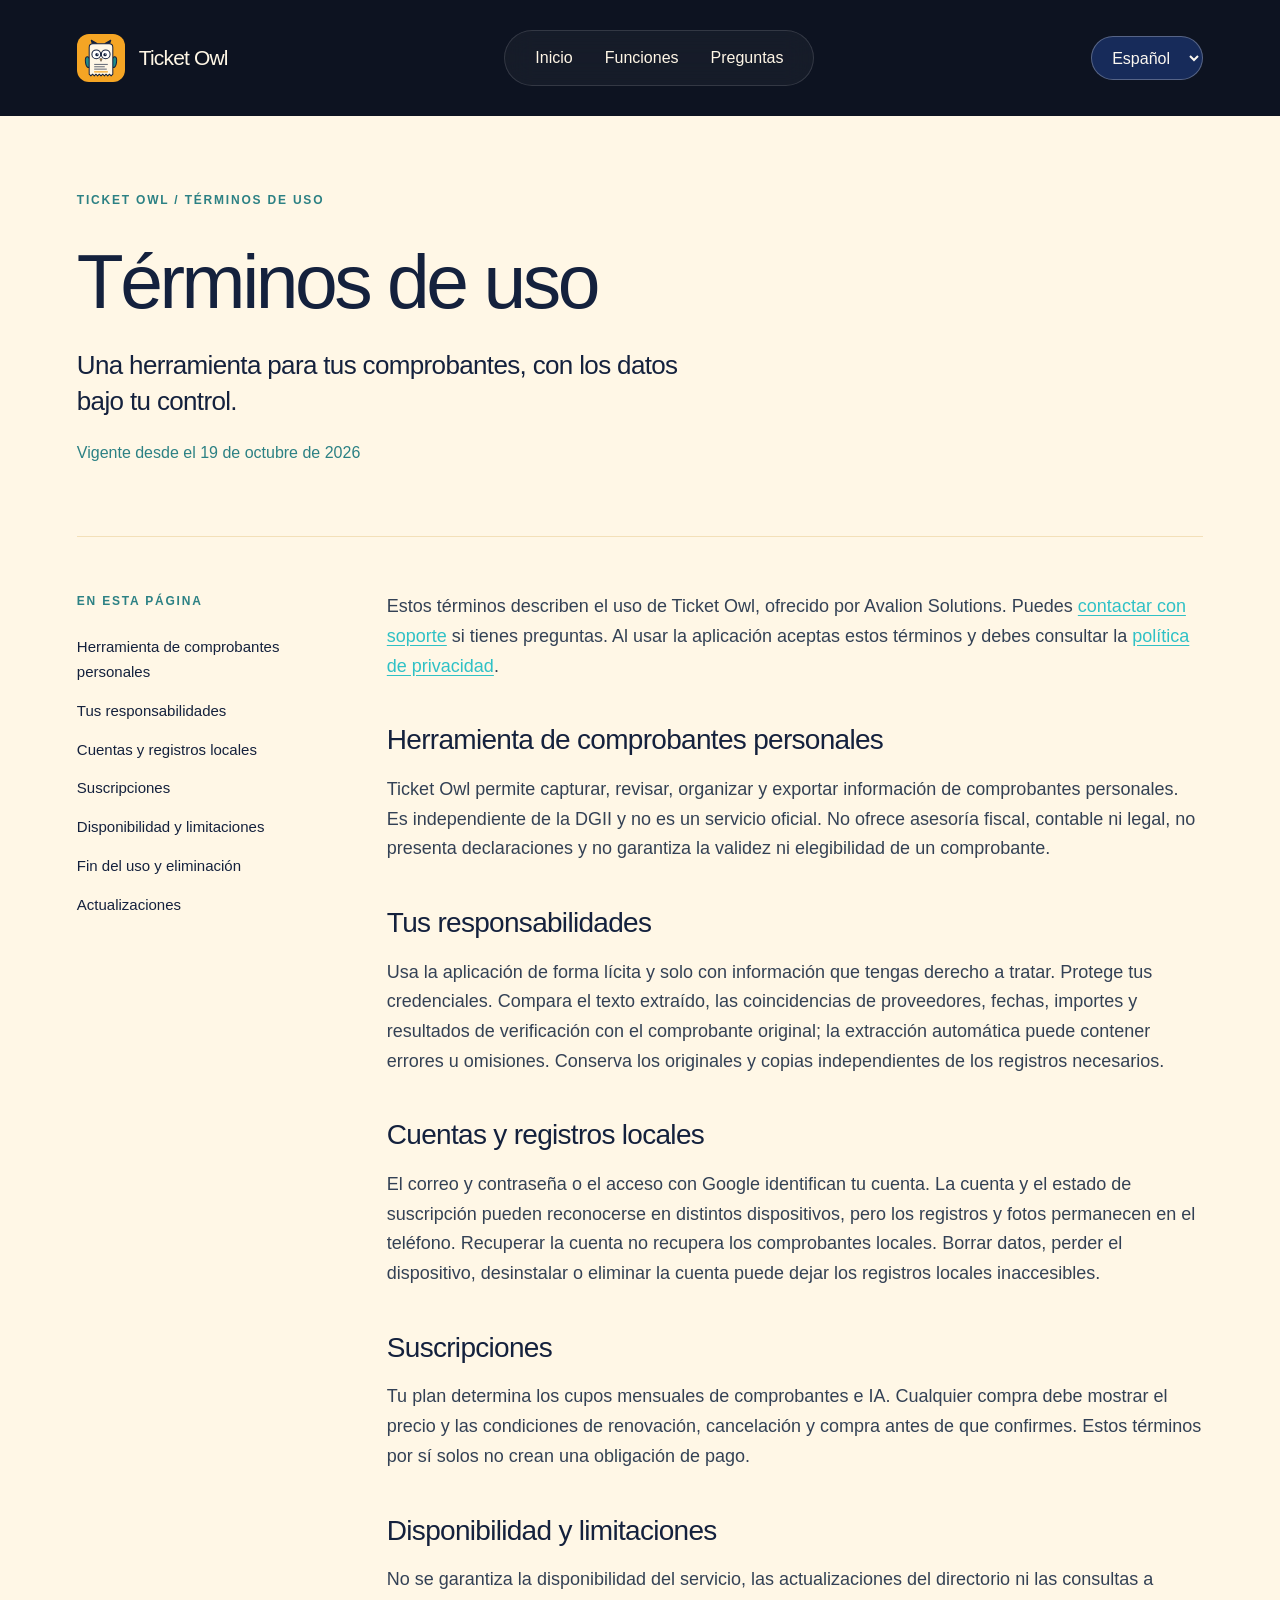
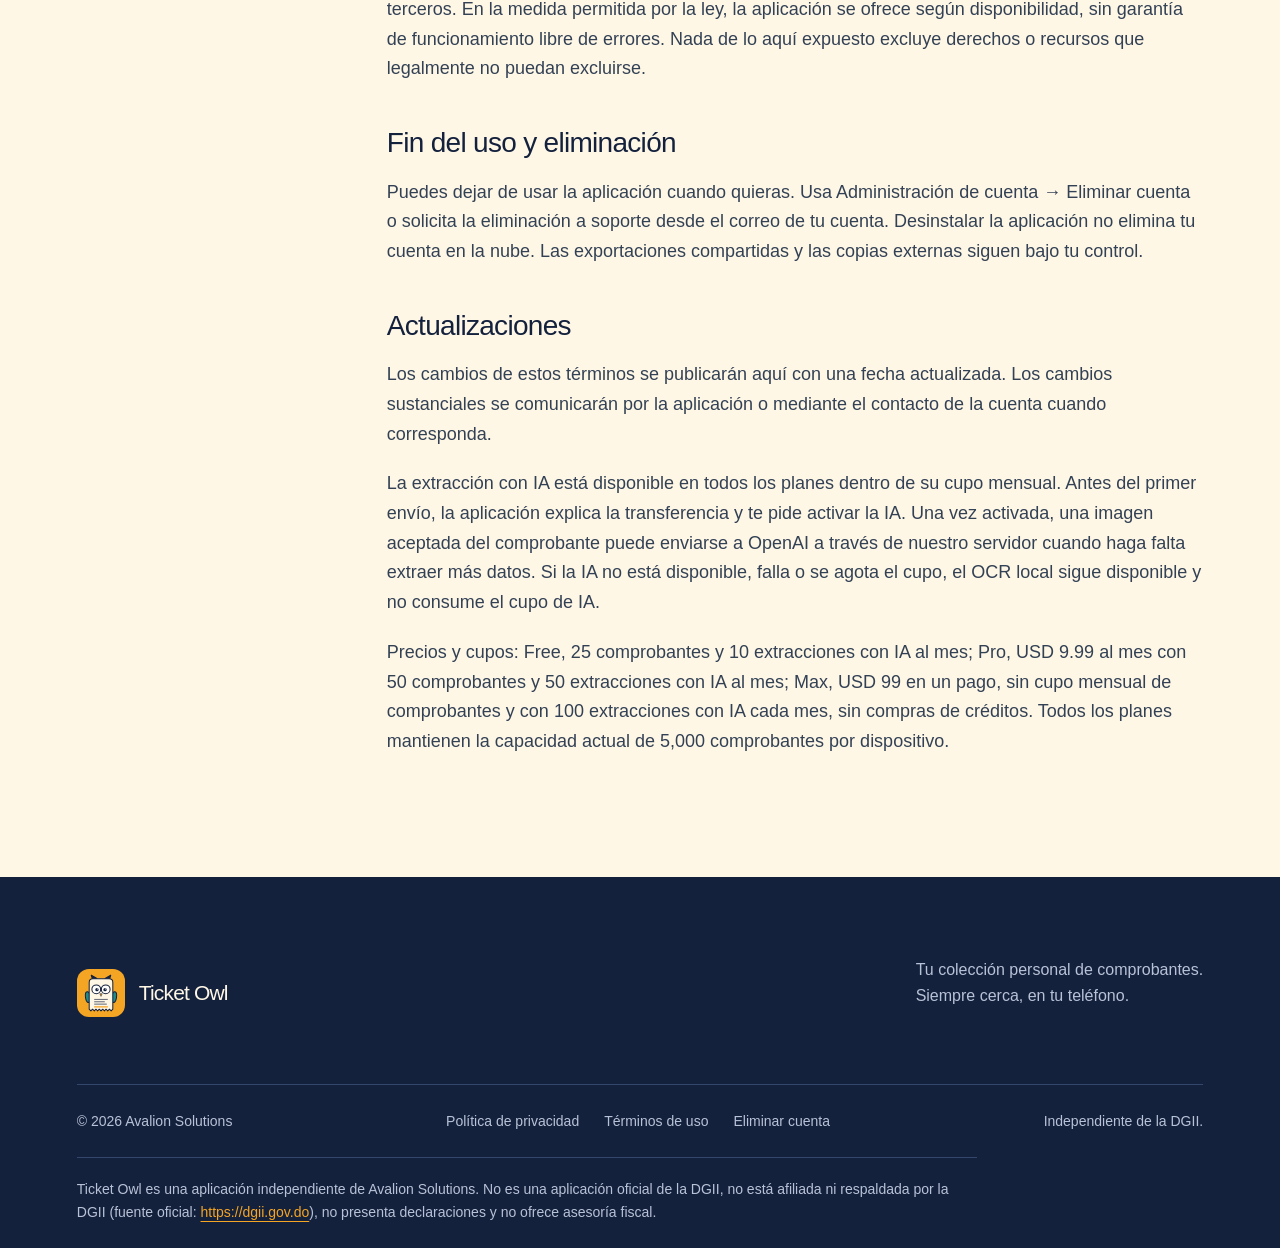
<file: terms.html>
<!doctype html>
<html lang="es"><head><meta charset="utf-8"><meta name="viewport" content="width=device-width,initial-scale=1"><meta name="description" content="Captura, revisa y organiza tus comprobantes personales dominicanos con Ticket Owl para Android."><meta name="theme-color" content="#14213D"><title data-en>Términos de uso · Ticket Owl</title><link rel="icon" href="assets/favicon.svg" type="image/svg+xml"><link rel="stylesheet" href="styles.css?v=0.2.0"><link rel="canonical" href="https://app.avalion.com.do/terms"></head><body class="policy-page"><a class="skip" href="#main"><span data-en="Skip to content" data-es="Ir al contenido">Ir al contenido</span></a><header class="site-header"><a class="brand" href="index.html"><img class="brand-icon" src="assets/app-logo.svg" width="48" height="48" alt=""><span>Ticket Owl</span></a><nav aria-label="Navegación principal" data-label-es="Navegación principal" data-label-en="Main navigation"><a href="index.html#overview"><span data-en="Overview" data-es="Inicio">Inicio</span></a><a href="index.html#features"><span data-en="Features" data-es="Funciones">Funciones</span></a><a href="index.html#questions"><span data-en="FAQ" data-es="Preguntas">Preguntas</span></a></nav><label class="language-control"><span class="sr-only"><span data-en="Language" data-es="Idioma">Idioma</span></span><select aria-label="Idioma" id="language"><option value="es">Español</option><option value="en">English</option></select></label></header><main id="main" class="policy"><div class="policy-heading"><p class="eyebrow"><span data-en="Ticket Owl / Terms of use" data-es="Ticket Owl / Términos de uso">Ticket Owl / Términos de uso</span></p><h1><span data-en="Terms of use" data-es="Términos de uso">Términos de uso</span></h1><p class="large-copy"><span data-en="A personal receipt tool, with you in control of the details." data-es="Una herramienta para tus comprobantes, con los datos bajo tu control.">Una herramienta para tus comprobantes, con los datos bajo tu control.</span></p><p class="policy-date"><span data-en="Effective October 19, 2026" data-es="Vigente desde el 19 de octubre de 2026">Vigente desde el 19 de octubre de 2026</span></p></div><div class="policy-layout"><aside><nav aria-label="En esta página" data-label-es="En esta página" data-label-en="On this page"><span class="eyebrow"><span data-en="On this page" data-es="En esta página">En esta página</span></span><a href="#personal-receipt-tool"><span data-en="Personal receipt tool" data-es="Herramienta de comprobantes personales">Herramienta de comprobantes personales</span></a><a href="#your-responsibilities"><span data-en="Your responsibilities" data-es="Tus responsabilidades">Tus responsabilidades</span></a><a href="#accounts-and-local-records"><span data-en="Accounts and local records" data-es="Cuentas y registros locales">Cuentas y registros locales</span></a><a href="#subscriptions"><span data-en="Subscriptions" data-es="Suscripciones">Suscripciones</span></a><a href="#availability-and-limitations"><span data-en="Availability and limitations" data-es="Disponibilidad y limitaciones">Disponibilidad y limitaciones</span></a><a href="#ending-use-and-deletion"><span data-en="Ending use and deletion" data-es="Fin del uso y eliminación">Fin del uso y eliminación</span></a><a href="#updates"><span data-en="Updates" data-es="Actualizaciones">Actualizaciones</span></a></nav></aside><article><p><span data-en="These terms describe use of Ticket Owl, provided by Avalion Solutions. Contact" data-es="Estos términos describen el uso de Ticket Owl, ofrecido por Avalion Solutions. Puedes">Estos términos describen el uso de Ticket Owl, ofrecido por Avalion Solutions. Puedes</span> <a href="mailto:support@avalion.com.do"><span data-en="contact support" data-es="contactar con soporte">contactar con soporte</span></a> <span data-en="with questions. By using the app, you agree to these terms and should review the" data-es="si tienes preguntas. Al usar la aplicación aceptas estos términos y debes consultar la">si tienes preguntas. Al usar la aplicación aceptas estos términos y debes consultar la</span> <a href="privacy.html"><span data-en="privacy policy" data-es="política de privacidad">política de privacidad</span></a>.</p><h2 id="personal-receipt-tool"><span data-en="Personal receipt tool" data-es="Herramienta de comprobantes personales">Herramienta de comprobantes personales</span></h2><p><span data-en="Ticket Owl helps capture, review, organize, and export personal receipt information. It is independent of DGII and is not an official government service. It does not provide tax, accounting, or legal advice, file tax returns, or guarantee a receipt’s validity or eligibility." data-es="Ticket Owl permite capturar, revisar, organizar y exportar información de comprobantes personales. Es independiente de la DGII y no es un servicio oficial. No ofrece asesoría fiscal, contable ni legal, no presenta declaraciones y no garantiza la validez ni elegibilidad de un comprobante.">Ticket Owl permite capturar, revisar, organizar y exportar información de comprobantes personales. Es independiente de la DGII y no es un servicio oficial. No ofrece asesoría fiscal, contable ni legal, no presenta declaraciones y no garantiza la validez ni elegibilidad de un comprobante.</span></p><h2 id="your-responsibilities"><span data-en="Your responsibilities" data-es="Tus responsabilidades">Tus responsabilidades</span></h2><p><span data-en="Use the app lawfully and only with information you are entitled to process. Keep account credentials secure. Review extracted text, supplier matches, dates, amounts, and verification results against the original receipt; automated extraction can be incorrect or incomplete. Keep original documents and independent copies of records you need." data-es="Usa la aplicación de forma lícita y solo con información que tengas derecho a tratar. Protege tus credenciales. Compara el texto extraído, las coincidencias de proveedores, fechas, importes y resultados de verificación con el comprobante original; la extracción automática puede contener errores u omisiones. Conserva los originales y copias independientes de los registros necesarios.">Usa la aplicación de forma lícita y solo con información que tengas derecho a tratar. Protege tus credenciales. Compara el texto extraído, las coincidencias de proveedores, fechas, importes y resultados de verificación con el comprobante original; la extracción automática puede contener errores u omisiones. Conserva los originales y copias independientes de los registros necesarios.</span></p><h2 id="accounts-and-local-records"><span data-en="Accounts and local records" data-es="Cuentas y registros locales">Cuentas y registros locales</span></h2><p><span data-en="Email/password and Google sign-in identify your account. Your account and subscription status can be recognized across devices, but receipt records and photos remain on the phone. Account recovery does not recover local receipt data. Clearing app data, device loss, uninstalling, or deleting an account can make local records unavailable." data-es="El correo y contraseña o el acceso con Google identifican tu cuenta. La cuenta y el estado de suscripción pueden reconocerse en distintos dispositivos, pero los registros y fotos permanecen en el teléfono. Recuperar la cuenta no recupera los comprobantes locales. Borrar datos, perder el dispositivo, desinstalar o eliminar la cuenta puede dejar los registros locales inaccesibles.">El correo y contraseña o el acceso con Google identifican tu cuenta. La cuenta y el estado de suscripción pueden reconocerse en distintos dispositivos, pero los registros y fotos permanecen en el teléfono. Recuperar la cuenta no recupera los comprobantes locales. Borrar datos, perder el dispositivo, desinstalar o eliminar la cuenta puede dejar los registros locales inaccesibles.</span></p><h2 id="subscriptions"><span data-en="Subscriptions" data-es="Suscripciones">Suscripciones</span></h2><p><span data-en="Your selected plan determines your monthly receipt and AI allowances. Any purchase must present the applicable price, renewal, cancellation, and purchase terms before you confirm. No payment obligation is created by these terms alone." data-es="Tu plan determina los cupos mensuales de comprobantes e IA. Cualquier compra debe mostrar el precio y las condiciones de renovación, cancelación y compra antes de que confirmes. Estos términos por sí solos no crean una obligación de pago.">Tu plan determina los cupos mensuales de comprobantes e IA. Cualquier compra debe mostrar el precio y las condiciones de renovación, cancelación y compra antes de que confirmes. Estos términos por sí solos no crean una obligación de pago.</span></p><h2 id="availability-and-limitations"><span data-en="Availability and limitations" data-es="Disponibilidad y limitaciones">Disponibilidad y limitaciones</span></h2><p><span data-en="Service availability, directory updates, and third-party checks are not guaranteed. To the extent permitted by applicable law, the app is provided as available without a guarantee of error-free operation. Nothing here excludes rights or remedies that cannot lawfully be excluded." data-es="No se garantiza la disponibilidad del servicio, las actualizaciones del directorio ni las consultas a terceros. En la medida permitida por la ley, la aplicación se ofrece según disponibilidad, sin garantía de funcionamiento libre de errores. Nada de lo aquí expuesto excluye derechos o recursos que legalmente no puedan excluirse.">No se garantiza la disponibilidad del servicio, las actualizaciones del directorio ni las consultas a terceros. En la medida permitida por la ley, la aplicación se ofrece según disponibilidad, sin garantía de funcionamiento libre de errores. Nada de lo aquí expuesto excluye derechos o recursos que legalmente no puedan excluirse.</span></p><h2 id="ending-use-and-deletion"><span data-en="Ending use and deletion" data-es="Fin del uso y eliminación">Fin del uso y eliminación</span></h2><p><span data-en="You may stop using the app at any time. Use Account management → Delete account, or contact support from your account email to request deletion. Removing the app alone does not delete your cloud account. Shared exports and externally stored copies remain under your control." data-es="Puedes dejar de usar la aplicación cuando quieras. Usa Administración de cuenta → Eliminar cuenta o solicita la eliminación a soporte desde el correo de tu cuenta. Desinstalar la aplicación no elimina tu cuenta en la nube. Las exportaciones compartidas y las copias externas siguen bajo tu control.">Puedes dejar de usar la aplicación cuando quieras. Usa Administración de cuenta → Eliminar cuenta o solicita la eliminación a soporte desde el correo de tu cuenta. Desinstalar la aplicación no elimina tu cuenta en la nube. Las exportaciones compartidas y las copias externas siguen bajo tu control.</span></p><h2 id="updates"><span data-en="Updates" data-es="Actualizaciones">Actualizaciones</span></h2><p><span data-en="Changes to these terms will be posted here with a revised date. Material changes will be communicated through the app or account contact where appropriate." data-es="Los cambios de estos términos se publicarán aquí con una fecha actualizada. Los cambios sustanciales se comunicarán por la aplicación o mediante el contacto de la cuenta cuando corresponda.">Los cambios de estos términos se publicarán aquí con una fecha actualizada. Los cambios sustanciales se comunicarán por la aplicación o mediante el contacto de la cuenta cuando corresponda.</span></p><p><span data-en="AI extraction is available in every plan within its monthly allowance. Before the first AI upload, the app explains the transfer and asks you to enable AI. Once enabled, an accepted receipt image may be sent through our backend to OpenAI when more extraction is needed. If AI is unavailable, fails, or the allowance is exhausted, on-device OCR remains available and uses no AI allowance." data-es="La extracción con IA está disponible en todos los planes dentro de su cupo mensual. Antes del primer envío, la aplicación explica la transferencia y te pide activar la IA. Una vez activada, una imagen aceptada del comprobante puede enviarse a OpenAI a través de nuestro servidor cuando haga falta extraer más datos. Si la IA no está disponible, falla o se agota el cupo, el OCR local sigue disponible y no consume el cupo de IA.">La extracción con IA está disponible en todos los planes dentro de su cupo mensual. Antes del primer envío, la aplicación explica la transferencia y te pide activar la IA. Una vez activada, una imagen aceptada del comprobante puede enviarse a OpenAI a través de nuestro servidor cuando haga falta extraer más datos. Si la IA no está disponible, falla o se agota el cupo, el OCR local sigue disponible y no consume el cupo de IA.</span></p><p><span data-en="Prices and allowances: Free, 25 receipts and 10 AI extractions per month; Pro, USD 9.99 per month with 50 receipts and 50 AI extractions per month; Max, USD 99 once with no monthly receipt quota and 100 AI extractions each month, with no credit purchases. All tiers retain the current 5,000-receipt device capacity." data-es="Precios y cupos: Free, 25 comprobantes y 10 extracciones con IA al mes; Pro, USD 9.99 al mes con 50 comprobantes y 50 extracciones con IA al mes; Max, USD 99 en un pago, sin cupo mensual de comprobantes y con 100 extracciones con IA cada mes, sin compras de créditos. Todos los planes mantienen la capacidad actual de 5,000 comprobantes por dispositivo.">Precios y cupos: Free, 25 comprobantes y 10 extracciones con IA al mes; Pro, USD 9.99 al mes con 50 comprobantes y 50 extracciones con IA al mes; Max, USD 99 en un pago, sin cupo mensual de comprobantes y con 100 extracciones con IA cada mes, sin compras de créditos. Todos los planes mantienen la capacidad actual de 5,000 comprobantes por dispositivo.</span></p></article></div></main><footer class="site-footer"><div class="footer-top"><a class="brand" href="index.html"><img class="brand-icon" src="assets/app-logo.svg" width="48" height="48" alt="">Ticket Owl</a><p><span data-en="Your personal receipt collection." data-es="Tu colección personal de comprobantes.">Tu colección personal de comprobantes.</span><br><span data-en="Kept close, on your phone." data-es="Siempre cerca, en tu teléfono.">Siempre cerca, en tu teléfono.</span></p></div><div class="footer-bottom"><span>© 2026 Avalion Solutions</span><nav aria-label="Información legal" data-label-es="Información legal" data-label-en="Legal"><a href="privacy.html"><span data-en="Privacy policy" data-es="Política de privacidad">Política de privacidad</span></a><a href="terms.html"><span data-en="Terms of use" data-es="Términos de uso">Términos de uso</span></a><a href="delete-account.html"><span data-en="Delete account" data-es="Eliminar cuenta">Eliminar cuenta</span></a></nav><span><span data-en="Independent of DGII." data-es="Independiente de la DGII.">Independiente de la DGII.</span></span></div><p class="non-affiliation" id="non-affiliation"><span data-en="Ticket Owl is an independent app by Avalion Solutions. It is not an official DGII app, is not affiliated with or endorsed by DGII (official source: " data-es="Ticket Owl es una aplicación independiente de Avalion Solutions. No es una aplicación oficial de la DGII, no está afiliada ni respaldada por la DGII (fuente oficial: ">Ticket Owl es una aplicación independiente de Avalion Solutions. No es una aplicación oficial de la DGII, no está afiliada ni respaldada por la DGII (fuente oficial: </span><a href="https://dgii.gov.do" rel="noopener">https://dgii.gov.do</a><span data-en="), does not file taxes, and does not provide tax advice." data-es="), no presenta declaraciones y no ofrece asesoría fiscal.">), no presenta declaraciones y no ofrece asesoría fiscal.</span></p></footer><script src="language.js?v=0.2.0" defer></script></body></html>
</file>
<file: styles.css>
/* Ticket Owl (formerly DGII Scanner) 0.1.5 — original implementation; Finpage visual reference. */
:root{--ink:#14213D;--panel:#1b2c4e;--line:#34466b;--muted:#b8c2d6;--white:#FFF7E6;--blue:#1F8A8A;--light-blue:#F5A524;--paper:#FFF7E6;--body:#334155;--space:clamp(24px,6vw,100px)}
*{box-sizing:border-box}html{scroll-behavior:smooth;scroll-padding-top:35px}body{margin:0;background:var(--ink);color:var(--white);font:16px/1.65 Arial,Helvetica,sans-serif;-webkit-font-smoothing:antialiased}a{color:inherit;text-decoration:none}a:hover{text-decoration:underline;text-underline-offset:5px}a:focus-visible,summary:focus-visible{outline:3px solid var(--light-blue);outline-offset:7px}img{display:block;max-width:100%;height:auto}p{margin:0 0 20px}h1,h2,h3{font-weight:400;line-height:1.06;letter-spacing:-.045em;margin:0}h1{font-size:clamp(52px,6.8vw,104px)}h2{font-size:clamp(38px,4.7vw,70px)}h3{font-size:27px;letter-spacing:-.025em}a,summary{touch-action:manipulation}.skip{position:fixed;top:10px;left:20px;background:white;color:var(--ink);padding:12px;z-index:10;transform:translateY(-160%)}.skip:focus{transform:none}.site-header{position:absolute;z-index:3;top:0;left:0;width:100%;display:flex;align-items:center;justify-content:space-between;gap:24px;padding:30px var(--space)}.brand{display:flex;align-items:center;gap:10px;font-size:23px;font-weight:700;letter-spacing:-.04em;white-space:nowrap}.brand-icon{width:30px;height:34px;flex-shrink:0}.site-header nav{display:flex;gap:32px;padding:14px 30px;border:1px solid #ffffff30;border-radius:100px;background:#ffffff12;backdrop-filter:blur(14px);font-size:14px}.header-contact{font-size:14px;display:flex;gap:16px;align-items:center}.hero{position:relative;min-height:820px;height:min(960px,100svh);padding:180px var(--space) 100px;background:linear-gradient(120deg,#1d7a7e 0%,#269ca0 30%,#3ecdd2 63%,#27a0a4 100%);overflow:hidden;isolation:isolate}.hero-copy{position:relative;z-index:1;max-width:650px}.eyebrow{font-size:11px;letter-spacing:.15em;text-transform:uppercase;font-weight:600;margin-bottom:30px;line-height:1.6}.status-dot{display:inline-block;height:6px;width:6px;background:#fbe6bc;border-radius:50%;margin-right:8px;vertical-align:middle}.hero h1{margin-bottom:30px}.hero-description{font-size:17px;line-height:1.7;max-width:430px;color:#fef6e5}.hero-actions{display:flex;gap:28px;align-items:center;flex-wrap:wrap;margin:40px 0 24px}.button{display:inline-flex;justify-content:space-between;align-items:center;gap:40px;padding:16px 24px;border-radius:100px;font-size:14px;min-height:52px}.button-light{background:var(--white);color:#1d7a7e}.button:hover{background:#fdf2dc;text-decoration:none}.text-link{display:inline-flex;align-items:center;gap:16px;font-size:14px}.release-note{font-size:11px;color:#fdf0d7}.hero-art{position:absolute;right:-50px;top:15px;width:min(67vw,1000px);z-index:0;pointer-events:none}.hero-art img{width:100%}.art-caption{position:absolute;bottom:10%;right:23%;font-size:10px;letter-spacing:.16em;text-transform:uppercase;transform:rotate(-25deg);color:#fdf2dc}.hero-bottom{position:absolute;bottom:30px;left:var(--space);right:var(--space);display:flex;justify-content:space-between;border-top:1px solid #ffffff35;padding-top:20px;font-size:12px;color:#fdf2dc}.hero-bottom a{display:flex;gap:30px}.section{padding:110px var(--space);max-width:1600px;margin:0 auto}.intro{display:grid;grid-template-columns:1fr 1fr;gap:100px;background:var(--paper);color:var(--ink);max-width:none}.section-heading .eyebrow{color:var(--muted)}.intro .eyebrow{color:#2c8184}.intro-copy{max-width:530px;padding-top:45px;color:var(--body)}.large-copy{font-size:26px;line-height:1.4;letter-spacing:-.025em;color:var(--ink)}.feature-links{display:grid;grid-template-columns:1fr 1fr;margin-top:30px;gap:0 30px}.feature-links span{font-size:13px;padding:16px 0;border-top:1px solid #f3e0b9}.workflow{display:grid;grid-template-columns:1fr 1.15fr;gap:90px}.section-heading>p:last-child{color:var(--muted);margin-top:28px}.steps{margin:0;padding:0;list-style:none}.steps li{display:flex;gap:25px;padding:30px 0;border-top:1px solid var(--line)}.steps li:first-child{padding-top:0;border:0}.step-number{font-size:12px;color:var(--light-blue);margin-top:6px;font-family:monospace}.steps h3{margin-bottom:15px}.steps p{color:var(--muted);max-width:460px;font-size:15px}.step-label{font-size:10px;color:var(--light-blue);letter-spacing:.08em;text-transform:uppercase}.storage{background:#121b31;display:grid;grid-template-columns:1fr 1.7fr;gap:90px;border-block:1px solid var(--line);max-width:none}.storage>div:last-child{max-width:700px}.storage h2{margin-bottom:30px}.storage p:not(.eyebrow){color:var(--muted);max-width:590px}.storage-symbol{display:grid;place-items:center;color:var(--light-blue)}.storage-symbol svg{width:230px;max-width:80%}.storage-callout{border-left:2px solid var(--light-blue);padding-left:20px;font-size:14px}.storage .text-link{color:var(--light-blue)}.faq{display:grid;grid-template-columns:1fr 1.15fr;gap:90px}.faq .section-heading a{color:var(--light-blue);font-size:14px}.questions details{border-top:1px solid var(--line);padding:24px 0}.questions details:last-child{border-bottom:1px solid var(--line)}summary{cursor:pointer;position:relative;list-style:none;padding-right:35px;font-size:17px;line-height:1.5}summary::-webkit-details-marker{display:none}summary::after{content:'+';position:absolute;right:0;top:0;font-size:24px;color:var(--light-blue);line-height:1}details[open] summary::after{content:'−'}.questions details p{color:var(--muted);font-size:14px;padding-top:20px;max-width:520px;margin-bottom:0}.questions details a{text-decoration:underline;color:var(--light-blue)}.contact{background:#3ecdd2;max-width:none;text-align:center;padding-block:90px}.contact h2{margin-bottom:32px}.contact>p:last-child{font-size:12px;color:#fdf2dc;margin:20px 0 0}.site-footer{padding:65px var(--space) 25px}.footer-top{display:flex;align-items:flex-start;justify-content:space-between;gap:30px;padding-bottom:55px}.footer-top p{font-size:14px;color:var(--muted)}.footer-top>a:last-child{font-size:14px}.footer-bottom{display:flex;align-items:center;justify-content:space-between;gap:25px;flex-wrap:wrap;border-top:1px solid var(--line);padding-top:25px;font-size:11px;color:var(--muted)}.footer-bottom nav{display:flex;gap:25px}.policy-page{background:var(--paper);color:var(--ink)}.policy-page .site-header{position:relative;background:var(--ink);color:var(--white)}.policy-page .site-footer{background:var(--ink);color:var(--white)}.policy{padding:75px var(--space) 100px;max-width:1400px;margin:auto}.policy-heading{padding-bottom:50px;border-bottom:1px solid #f3e0b9}.policy-heading h1{font-size:clamp(48px,6vw,80px);margin-bottom:25px}.policy-heading .eyebrow{color:#2c8184}.policy-heading .large-copy{max-width:650px}.policy-date{font-size:12px;color:#2c8184}.policy-layout{display:grid;grid-template-columns:240px 1fr;gap:70px;padding-top:55px}.policy-layout aside nav{position:sticky;top:30px;display:flex;flex-direction:column;gap:14px;font-size:13px}.policy-layout aside .eyebrow{color:#2c8184;margin-bottom:10px}.policy-layout article{color:var(--body);max-width:750px}.policy-layout article h2{color:var(--ink);font-size:28px;margin:44px 0 20px;letter-spacing:-.025em;scroll-margin-top:35px}.policy-layout article h2:first-child{margin-top:0}.policy-layout article a{color:#2fc1c6;text-decoration:underline;text-underline-offset:3px}.policy-layout article li{margin-bottom:18px}.policy-layout article ul{padding-left:22px}
@media(min-width:1600px){.hero{padding-top:220px}.hero-art{top:-40px;right:0}.hero-copy{max-width:720px}.hero-description{max-width:460px}}
@media(max-width:1100px){.site-header nav{gap:20px;padding:12px 22px}.hero{min-height:740px;padding-top:165px}.hero-art{right:-120px;top:100px;width:69vw;opacity:.8}.hero-copy{max-width:530px}.hero-description{max-width:350px}.hero h1{font-size:72px}.hero-actions{gap:20px}.section{padding-block:80px}.intro,.workflow,.faq,.storage{gap:45px}.policy-layout{gap:40px;grid-template-columns:190px 1fr}.footer-top{flex-wrap:wrap}}
@media(max-width:760px){.site-header{padding:22px 24px;flex-wrap:wrap;gap:16px}.brand{font-size:20px}.brand-icon{width:25px;height:30px}.site-header nav{order:3;justify-content:center;width:100%;padding:10px 16px;font-size:12px;gap:32px}.header-contact{font-size:12px}.hero{height:auto;min-height:0;padding:170px 24px 80px}.hero h1{font-size:60px;max-width:100%;margin-bottom:24px}.hero .eyebrow{margin-bottom:20px}.hero-description{max-width:440px;font-size:16px}.hero-copy{max-width:none}.hero-actions{margin-top:28px;gap:20px}.release-note{font-size:10px}.hero-art{position:relative;right:auto;top:auto;width:100%;max-width:500px;margin:-10px auto -35px;opacity:1}.art-caption{display:none}.hero-bottom{position:relative;left:auto;right:auto;bottom:auto;font-size:10px;gap:20px}.hero-bottom a{gap:12px}.section{padding:60px 24px}.intro,.workflow,.faq,.storage{grid-template-columns:1fr;gap:35px}.intro-copy{padding-top:0}.large-copy{font-size:24px}.eyebrow{font-size:10px;margin-bottom:20px}.feature-links{gap:0 20px}.feature-links span{font-size:12px}.steps li{gap:20px;padding:25px 0}.steps li:first-child{padding-top:25px;border-top:1px solid var(--line)}.storage-symbol{display:none}.storage h2{font-size:39px}.questions details{padding:22px 0}summary{font-size:16px}.contact h2{font-size:42px}.footer-top{display:grid;gap:20px;padding-bottom:35px}.footer-top p{margin:0}.site-footer{padding:45px 24px 25px}.footer-bottom{gap:18px}.footer-bottom>span:last-child{width:100%}.policy{padding:50px 24px 65px}.policy-page .site-header{padding-bottom:20px}.policy-heading{padding-bottom:30px}.policy-layout{grid-template-columns:1fr;padding-top:30px;gap:35px}.policy-layout aside nav{position:static;display:flex;flex-direction:row;flex-wrap:wrap;gap:10px 20px;border-bottom:1px solid #f3e0b9;padding-bottom:25px}.policy-layout aside .eyebrow{width:100%;margin:0}.policy-layout article h2{font-size:26px}.policy-layout article{font-size:16px}}
@media(max-width:360px){.hero h1{font-size:52px}.hero-actions{align-items:flex-start;flex-direction:column}.site-header nav{gap:25px}.hero-bottom{align-items:flex-start}.hero-bottom span{max-width:140px}}
@media(prefers-reduced-motion:reduce){html{scroll-behavior:auto}}

/* Validated review repairs: dark image-led feature flow and surface-specific focus. */
.intro{background:var(--ink);color:var(--white);align-items:center;gap:90px;border-bottom:1px solid var(--line)}
.overview-art{border-radius:28px;background:radial-gradient(ellipse at center,#1d2e57 0%,#10182b 60%,#0b101d 100%);border:1px solid var(--line);padding:36px 10px;overflow:hidden}
.overview-art img{width:100%}.intro-copy{padding-top:0;color:var(--muted)}.intro-copy .eyebrow{color:var(--light-blue)}.intro-copy h2{margin-bottom:30px}.intro-copy .text-link{color:var(--light-blue);margin-top:8px}
.workflow{display:block}.workflow .section-heading{text-align:center;max-width:740px;margin:0 auto 65px}.workflow .section-heading h2 span{color:var(--light-blue)}.workflow .section-heading>p:last-child{max-width:470px;margin:26px auto 0}.feature-grid{display:grid;grid-template-columns:repeat(3,minmax(0,1fr));gap:24px}.feature-card{display:flex;flex-direction:column;background:#0f1728;border:1px solid var(--line);border-radius:22px;overflow:hidden;min-width:0}.feature-card-copy{padding:32px 30px 0}.feature-card .step-number{display:block;margin-bottom:20px;text-transform:uppercase;letter-spacing:.08em;font-size:10px}.feature-card h3{font-size:27px;margin-bottom:18px}.feature-card p{color:var(--muted);font-size:14px;line-height:1.7;margin:0}.feature-card img{width:100%;margin-top:auto;padding-top:12px}.card-footnote{display:block;font-size:9px;text-transform:uppercase;letter-spacing:.09em;color:var(--muted);padding:0 30px 28px}.policy a:focus-visible{outline-color:#2fc1c6}.contact a:focus-visible{outline-color:#ffffff}
@media(max-width:1100px){.intro{gap:45px}.feature-grid{gap:18px}.feature-card-copy{padding:26px 22px 0}.feature-card h3{font-size:24px}.card-footnote{padding-inline:22px}}
@media(max-width:850px){.feature-grid{grid-template-columns:1fr;max-width:550px;margin:auto;gap:24px}.feature-card-copy{padding:30px 30px 0}.feature-card h3{font-size:28px}.feature-card p{font-size:15px}.feature-card img{max-width:440px;margin:10px auto 0}.card-footnote{padding-inline:30px}.workflow .section-heading{margin-bottom:40px}}
@media(max-width:760px){.intro{display:flex;flex-direction:column-reverse;gap:35px}.intro-copy{max-width:none}.overview-art{width:100%;padding:15px 0}.intro-copy h2{font-size:43px}.intro .eyebrow{color:var(--light-blue)}}

/* Spacious alternating editorial panels, with quieter surfaces and no feature cards. */
body{font-family:"Helvetica Neue",Arial,Helvetica,sans-serif}h1,h2{font-weight:300;letter-spacing:-.045em}.hero{background:radial-gradient(ellipse at 83% 25%,#44ced3 0%,transparent 46%),linear-gradient(115deg,#183069,#269ea2 58%,#2ebdc2);min-height:780px}.hero-description{font-weight:400;color:#f9efdb}.hero-art{opacity:.85}.hero-actions .button{box-shadow:0 6px 20px #091c4a18}.site-header nav{border-color:#ffffff20;background:#ffffff0a}.brand{font-weight:500;font-size:21px}.hero-bottom{border-color:#ffffff22}.split-story{display:grid;grid-template-columns:1fr 1fr;min-height:660px;background:#0d1321}.story-copy{padding:100px clamp(40px,7.5vw,145px);display:flex;flex-direction:column;justify-content:center;align-items:flex-start}.story-copy .eyebrow{color:#ebcc8d;font-weight:400;letter-spacing:.13em}.story-copy h2{font-size:clamp(40px,3.8vw,65px);line-height:1.12;margin:0 0 30px}.story-copy>p:not(.eyebrow){font-size:16px;line-height:1.85;color:#ebcd91;max-width:420px}.story-details{margin-top:18px;display:flex;flex-direction:column;gap:10px;font-size:12px;color:#f2ddb3}.story-details span:before{content:'—';margin-right:12px;color:#6bd8dc}.story-visual{position:relative;display:flex;align-items:center;justify-content:center;overflow:hidden;min-height:660px;background:radial-gradient(ellipse at 55% 40%,#eaca8b 0%,#5dc5c9 40%,#319194 100%)}.story-visual img{width:86%;max-width:540px;transform:rotate(-7deg);filter:saturate(.85)}.visual-review{background:radial-gradient(ellipse at 35% 35%,#f1dcb2,#6ccbce 55%,#3aabaf)}.visual-review img{transform:rotate(7deg)}.visual-months{background:radial-gradient(ellipse at 65% 30%,#8bd6d8,#40bbc0 55%,#2b7d80)}.visual-caption{position:absolute;bottom:26px;left:20px;right:20px;text-align:center;font-size:10px;letter-spacing:.12em;text-transform:uppercase;color:#102350}.reverse .story-copy{order:2}.reverse .story-visual{order:1}.storage{background:#101729;border:0;padding-block:130px;gap:70px}.storage h2{font-size:clamp(37px,4.1vw,64px);line-height:1.12}.storage-symbol{opacity:.65}.storage-symbol svg{width:170px}.storage-callout{border-color:#3aa9ac}.faq{padding-block:125px}.faq h2{font-size:clamp(36px,4vw,60px)}.questions details{border-color:#1c2948}.contact{margin:0 32px;border-radius:32px;background:radial-gradient(ellipse at 90% 0%,#3bacb0,transparent 65%),linear-gradient(120deg,#203565,#309093);padding-block:90px}.contact h2{font-size:clamp(40px,4.5vw,68px);line-height:1.12}.contact .eyebrow{color:#f3dfb8}.button{transition:background .2s,box-shadow .2s}.button:hover{box-shadow:0 8px 24px #06143430}.site-footer{padding-top:80px}.footer-top>a:last-child{border-bottom:1px solid #3cafb3;padding-bottom:5px}.policy-page .site-header{background:#0d1321}
@media(min-width:1600px){.story-copy{padding-inline:max(100px,calc((100vw - 1440px)/2))}.story-visual img{max-width:580px}}
@media(max-width:1000px){.story-copy{padding:65px 40px}.split-story,.story-visual{min-height:560px}.story-copy h2{font-size:43px}.story-visual img{width:100%}.hero-art{opacity:.6}}
@media(max-width:760px){.hero{min-height:0}.hero-art{opacity:.85}.split-story{grid-template-columns:1fr;min-height:0}.story-copy,.reverse .story-copy{order:0;padding:66px 28px 56px}.story-copy h2{font-size:43px;max-width:420px}.story-copy>p:not(.eyebrow){font-size:15px}.story-visual,.reverse .story-visual{order:1;min-height:0;height:510px}.story-visual img{width:390px;max-width:95%}.visual-caption{bottom:18px;font-size:9px}.storage{padding:75px 28px}.faq{padding:75px 28px}.contact{margin:0 16px;border-radius:24px;padding:65px 25px}.site-footer{padding-top:60px}.story-details{margin-top:10px}.hero h1{font-size:57px}}
@media(max-width:360px){.hero h1{font-size:49px}.story-copy h2{font-size:38px}.story-visual{height:460px}.contact h2{font-size:36px}}
@media(prefers-reduced-motion:reduce){.button{transition:none}}

/* Independent interface layers: readable without motion or JavaScript. */
.visual-scene{width:100%;height:660px;position:relative;display:flex;align-items:center;justify-content:center;isolation:isolate}.story-visual .visual-scene>img{width:76%;max-width:500px;opacity:.96}.data-layer{position:absolute;z-index:2;width:220px;padding:24px;border:1px solid #ffffff65;border-radius:20px;background:linear-gradient(135deg,#fffdf8ed,#faf3e4ed);color:#1e2d50;box-shadow:0 20px 48px #172a5529,0 2px 8px #172a550d;backdrop-filter:blur(16px)}.layer-one{left:7%;top:20%;transform:rotate(-4deg)}.layer-two{right:6%;bottom:18%;transform:rotate(3deg);width:255px}.layer-label{display:block;font-size:9px;letter-spacing:.12em;color:#3aabaf;line-height:1.6;margin-bottom:10px}.data-layer strong{display:block;font-size:17px;font-weight:500;letter-spacing:-.025em;line-height:1.4}.compact-layer{display:flex;align-items:center;gap:15px;padding:20px}.compact-layer strong{font-size:14px}.compact-layer .layer-label{margin-bottom:4px;font-size:8px}.layer-icon{font-size:30px;line-height:1;color:#38a4a8}.scan-lines{position:relative;display:grid;gap:10px;margin-top:22px;overflow:hidden;padding:5px 0}.scan-lines i{display:block;width:100%;height:3px;background:#efd6a5;border-radius:3px}.scan-lines i:nth-child(2){width:77%}.scan-lines i:nth-child(3){width:89%}.scan-lines b{position:absolute;left:0;right:0;top:0;height:1px;background:#40cbd0;box-shadow:0 0 8px #40cbd0}.field-row{display:flex;justify-content:space-between;align-items:center;padding:11px 0;border-bottom:1px solid #f2deb6;font-size:14px}.field-row:last-child{border:0;padding-bottom:0}.field-check{color:#2c785f;font-size:14px}.month-parts{display:flex;gap:8px;margin-top:18px}.month-parts span{padding:8px 12px;border-radius:12px;font-size:12px;color:#3aabaf}.month-parts .selected-month{background:#319a9e;color:white;box-shadow:0 4px 12px #319a9e26}.export-parts{display:grid;gap:12px;font-size:13px}.export-parts>span{display:flex;justify-content:space-between;gap:16px}.export-parts b{font-weight:400;color:#38a4a8}.motion-toggle{border:0;border-bottom:1px solid #3cb0b4;background:none;color:#f2ddb3;font:inherit;cursor:pointer;padding:3px 0}.motion-toggle:focus-visible{outline:3px solid var(--light-blue);outline-offset:6px}.motion-toggle[hidden]{display:none}
@keyframes soft-copy{from{opacity:0;translate:0 26px}to{opacity:1;translate:0 0}}
@keyframes phone-arrive{from{opacity:.2;translate:0 55px;scale:.95}to{opacity:.96;translate:0 0;scale:1}}
@keyframes layer-arrive{from{opacity:0;translate:0 48px;scale:.92}to{opacity:1;translate:0 0;scale:1}}
@keyframes scan-pass{from{top:0;opacity:0}20%{opacity:1}80%{opacity:1}to{top:100%;opacity:0}}
@media(prefers-reduced-motion:no-preference){
html[data-motion="on"] .split-story.is-visible .story-copy>*{animation:soft-copy 1000ms cubic-bezier(.22,1,.36,1) both}
html[data-motion="on"] .split-story.is-visible .story-copy h2{animation-delay:100ms}
html[data-motion="on"] .split-story.is-visible .story-copy>p:not(.eyebrow){animation-delay:200ms}
html[data-motion="on"] .split-story.is-visible .story-details{animation-delay:300ms}
html[data-motion="on"] .story-visual.is-visible .visual-scene>img{animation:phone-arrive 1500ms cubic-bezier(.22,1,.36,1) both}
html[data-motion="on"] .story-visual.is-visible .layer-one{animation:layer-arrive 1400ms 240ms cubic-bezier(.22,1,.36,1) both}
html[data-motion="on"] .story-visual.is-visible .layer-two{animation:layer-arrive 1400ms 480ms cubic-bezier(.22,1,.36,1) both}
html[data-motion="on"] .story-visual.is-visible .scan-lines b{animation:scan-pass 1800ms 700ms ease-in-out both}
html[data-motion="on"] .hero.is-visible .hero-copy>*{animation:soft-copy 1200ms cubic-bezier(.22,1,.36,1) both}
html[data-motion="on"] .hero.is-visible h1{animation-delay:100ms}
html[data-motion="on"] .hero.is-visible .hero-description{animation-delay:220ms}
html[data-motion="on"] .hero.is-visible .hero-actions{animation-delay:340ms}
html[data-motion="on"] .hero.is-visible .hero-art{animation:phone-arrive 1800ms cubic-bezier(.22,1,.36,1) both}
}
@media(max-width:1100px) and (min-width:761px){.data-layer{width:185px;padding:18px}.layer-one{left:3%;top:19%}.layer-two{right:3%;width:220px;bottom:15%}.visual-scene{height:560px}.data-layer strong{font-size:15px}}
@media(max-width:760px){.visual-scene{height:510px;max-width:510px}.story-visual .visual-scene>img{width:330px;max-width:85%}.data-layer{width:166px;padding:17px;border-radius:16px}.layer-one{left:5%;top:17%}.layer-two{right:4%;bottom:15%;width:205px}.layer-label{font-size:8px}.data-layer strong{font-size:14px}.compact-layer{gap:10px}.compact-layer strong{font-size:12px}.compact-layer .layer-label{font-size:7px}.layer-icon{font-size:24px}.field-row{font-size:12px;padding:8px 0}.month-parts{gap:4px}.month-parts span{padding:6px 9px;font-size:10px}.export-parts{font-size:11px}}
@media(max-width:360px){.visual-scene{height:460px}.data-layer{width:151px;padding:15px}.layer-two{width:188px}.layer-one{left:4%}.layer-two{right:3%}.data-layer strong{font-size:13px}}

/* Language, clear product branding, and an honest pre-release download section. */
.sr-only{position:absolute;width:1px;height:1px;padding:0;margin:-1px;overflow:hidden;clip:rect(0,0,0,0);white-space:nowrap;border:0}.language-control select{font:inherit;font-size:15px;color:#fcf8f1;background:#172b5a;border:1px solid #ffffff45;border-radius:24px;padding:10px 16px;cursor:pointer;min-height:44px}.language-control select:focus-visible{outline:3px solid #fbe5ba;outline-offset:4px}.brand-icon{width:48px;height:48px;border-radius:12px}.brand{gap:14px}.download-section{display:grid;grid-template-columns:1.15fr 1fr;align-items:center;gap:80px;padding:110px max(7vw,28px);background:radial-gradient(ellipse at 80% 10%,#3db9bd,transparent 65%),linear-gradient(120deg,#192d5d,#249397);margin:0 32px 48px;border-radius:32px}.download-copy{max-width:700px}.download-copy h2{font-size:clamp(42px,4.7vw,100px);margin-bottom:28px}.download-copy>p:not(.eyebrow){color:#f8ecd5}.download-art{display:flex;flex-direction:column;align-items:center;gap:28px;font-size:26px;letter-spacing:-.03em}.download-art img{width:clamp(160px,15vw,300px);border-radius:23%;box-shadow:0 30px 70px #08183e35;transform:rotate(6deg)}.play-badge{display:inline-flex;align-items:center;gap:18px;margin-top:18px;padding:17px 28px;border:1px solid #f0daad5c;border-radius:16px;background:#0c1834;color:#fcf8f1;user-select:text}.play-badge svg{width:32px;height:38px}.play-badge small{display:block;font-size:10px;letter-spacing:.11em}.play-badge strong{display:block;font-size:27px;line-height:1.4;font-weight:400}.download-copy .download-note{font-size:14px;margin-top:18px}.contact h2{margin-bottom:28px}.footer-top{align-items:center}.footer-top>p{max-width:400px}
@media(min-width:1101px){.hero-description{font-size:clamp(19px,1.1vw,30px);max-width:550px}.hero-copy{max-width:750px}.story-copy>p:not(.eyebrow){font-size:clamp(19px,1.05vw,29px);max-width:650px}.story-details{font-size:clamp(15px,.85vw,24px)}.eyebrow{font-size:clamp(12px,.65vw,19px)}.site-header nav,.button,.text-link,.language-control select{font-size:clamp(16px,.8vw,23px)}.release-note,.hero-bottom{font-size:clamp(13px,.7vw,20px)}.storage p:not(.eyebrow){font-size:clamp(19px,1vw,28px);max-width:900px}.questions summary{font-size:clamp(20px,1.1vw,29px)}.questions details p{font-size:clamp(17px,.95vw,26px);max-width:800px}.faq .section-heading>p{font-size:20px}.section{max-width:2200px}.storage{max-width:none;grid-template-columns:1fr 1.8fr}.storage>div:last-child{max-width:1100px}.footer-top p{font-size:clamp(16px,.9vw,24px)}.footer-bottom{font-size:clamp(14px,.75vw,21px)}.download-copy>p:not(.eyebrow){font-size:clamp(19px,1.05vw,28px)}.download-copy .download-note{font-size:clamp(15px,.8vw,22px)}.policy{max-width:1900px}.policy-layout article{font-size:clamp(18px,1vw,26px);max-width:1050px}.policy-layout aside nav{font-size:clamp(15px,.85vw,23px)}.policy-date{font-size:16px}}
@media(min-width:2200px){.hero{min-height:1050px;max-height:1300px;padding-top:270px}.hero-copy{max-width:1100px}.hero h1{font-size:clamp(110px,5vw,180px)}.hero-description{max-width:850px}.hero-art{width:65vw;max-width:1750px;right:0}.story-copy h2{font-size:clamp(70px,3.4vw,125px)}.split-story,.story-visual{min-height:1000px}.visual-scene{height:1000px}.story-visual .visual-scene>img{max-width:760px}.data-layer{width:310px;padding:34px;border-radius:28px}.layer-two{width:365px}.data-layer strong{font-size:25px}.layer-label{font-size:14px}.compact-layer strong{font-size:22px}.compact-layer .layer-label{font-size:12px}.field-row{font-size:22px;padding-block:17px}.export-parts{font-size:20px}.visual-caption{font-size:15px}.month-parts span{font-size:18px}.storage h2,.faq h2{font-size:90px}.storage-symbol svg{width:260px}.section{padding-block:160px}.brand{font-size:30px}.brand-icon{width:64px;height:64px}.download-section{padding-block:160px}.download-art{font-size:36px}.play-badge strong{font-size:36px}.play-badge small{font-size:15px}}
@media(max-width:760px){.language-control select{font-size:13px;padding:8px 12px}.brand-icon{width:38px;height:38px}.site-header{gap:12px}.brand{font-size:19px;gap:10px}.site-header nav{gap:25px}.download-section{grid-template-columns:1fr;gap:50px;padding:65px 26px;margin:0 16px 32px;border-radius:24px}.download-art{font-size:23px}.download-art img{width:150px}.download-copy h2{font-size:43px}.download-copy>p{font-size:16px}.play-badge{padding:15px 24px}.footer-top p{font-size:14px}.footer-top .brand{font-size:20px}}

.story-details span span:before{content:none}.month-parts span span{padding:0;border-radius:0;font-size:inherit;color:inherit;background:none;box-shadow:none}

html[lang="es"] .hero h1{font-size:clamp(48px,5.2vw,140px)}
@media(min-width:2200px){.hero{min-height:1250px}.hero-copy{max-width:1400px}.hero-art{top:100px}}
@media(max-width:760px){html[lang="es"] .hero h1{font-size:45px}}

.download-copy{min-width:0}@media(max-width:360px){.download-copy h2{font-size:36px}html[lang="es"] .hero h1{font-size:40px}}

/* Subscription cards, website 0.1.8 */
.plans{padding:80px var(--space)}.plans h2{margin-bottom:24px}.plans-grid{display:grid;grid-template-columns:repeat(3,minmax(0,1fr));gap:24px;margin:32px 0}.plan{background:var(--panel);border:1px solid var(--line);border-radius:24px;padding:32px;min-width:0;display:flex;flex-direction:column}.plan:nth-child(2){border-color:var(--light-blue)}.plan h3{margin-bottom:16px}.plan-price{font-size:24px;min-height:3.3em}.plan ul{padding-left:22px;margin:0}.plan li{margin-bottom:12px;overflow-wrap:anywhere}@media(max-width:700px){.plans-grid{grid-template-columns:1fr}.plans{padding-top:48px;padding-bottom:48px}}

@media(max-width:700px){.plan-price{min-height:0}.plan{padding:28px}}

/* Centered pricing cards, website 0.1.10 */
.plans{max-width:1200px;margin-inline:auto;padding-inline:clamp(24px,4vw,48px)}.plans-grid{max-width:1040px;margin:36px auto;gap:20px}.plan{padding:28px;border-radius:20px}.plan-price{min-height:2.5em;margin-bottom:20px}.plan li{font-size:17px;line-height:1.6}.plans>p:not(.eyebrow){max-width:960px}.plans h2{font-size:clamp(36px,4vw,56px)}@media(min-width:1600px){.plans>p{font-size:18px}.plan h3{font-size:28px}.plan-price{font-size:24px}}@media(max-width:700px){.plans-grid{max-width:420px}.plan-price{min-height:0}}

.non-affiliation{margin:24px 0 0;padding-top:20px;border-top:1px solid var(--line);color:var(--muted);font-size:14px;line-height:1.6;max-width:900px}.non-affiliation a{color:var(--light-blue);text-decoration:underline;text-underline-offset:4px}
.policy .steps{padding-left:22px}.policy .steps li{margin:0 0 12px}
.non-affiliation-top{margin:18px 0 0;max-width:620px;font-size:15px;line-height:1.55;color:var(--white);background:#14213dcc;border-left:4px solid var(--light-blue);padding:12px 16px;border-radius:8px}.non-affiliation-top a{color:var(--light-blue);text-decoration:underline;text-underline-offset:4px}
</file>
